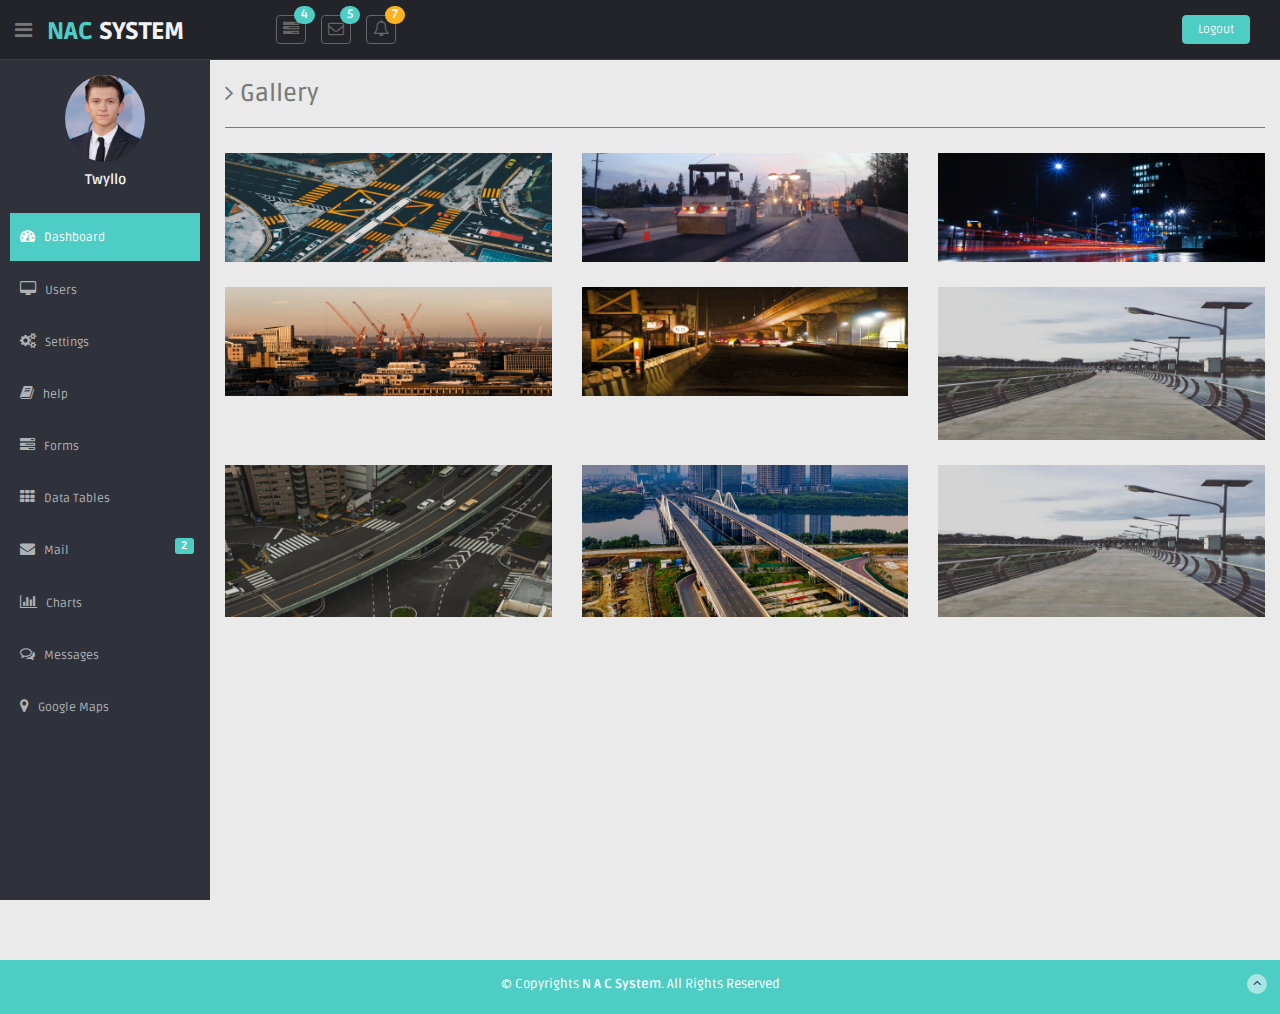
<file: gallery.html>
<!DOCTYPE html>
<html lang="en">

<head>
  <meta charset="utf-8">
  <meta name="viewport" content="width=device-width, initial-scale=1.0">
  <meta name="description" content="">
  <meta name="author" content="Dashboard">
  <meta name="keyword" content="Dashboard, Bootstrap, Admin, Template, Theme, Responsive, Fluid, Retina">
  <title>NAC SYSTEM</title>


  <!-- Bootstrap core CSS -->
  <link href="lib/bootstrap/css/bootstrap.min.css" rel="stylesheet">
  <!--external css-->
  <link href="lib/font-awesome/css/font-awesome.css" rel="stylesheet" />
  <link rel="stylesheet" type="text/css" href="css/zabuto_calendar.css">
  <link rel="stylesheet" type="text/css" href="lib/gritter/css/jquery.gritter.css" />
  <!-- Custom styles for this template -->
  <link href="css/style.css" rel="stylesheet">
  <link href="css/style-responsive.css" rel="stylesheet">
  <script src="lib/chart-master/Chart.js"></script>

</head>

<body>
  <section id="container">
    
    <!--header start-->
    <header class="header black-bg">
      <div class="sidebar-toggle-box">
        <div class="fa fa-bars tooltips" data-placement="right" data-original-title="Toggle Navigation"></div>
      </div>
      <!--logo start-->
      <a href="index.html" class="logo"><b><span>NAC</span> SYSTEM</b></a>
      <!--logo end-->
      <div class="nav notify-row" id="top_menu">
        <!-- top header 3 badges code start -->
        <ul class="nav top-menu">
          <!-- tasks dropdown start -->
          <li class="dropdown">
            <a data-toggle="dropdown" class="dropdown-toggle" href="index.html#">
              <i class="fa fa-tasks"></i>
              <span class="badge bg-theme">4</span>
              </a>
            <ul class="dropdown-menu extended tasks-bar">
              <div class="notify-arrow notify-arrow-green"></div>
              <li>
                <p class="green">You have 4 pending tasks</p>
              </li>
              <li>  
                <a href="index.html#">
                  <div class="task-info">
                    <div class="desc">N A C Admin Panel</div>
                    <div class="percent">40%</div>
                  </div>
                  <div class="progress progress-striped">
                    <div class="progress-bar progress-bar-success" role="progressbar" aria-valuenow="40" aria-valuemin="0" aria-valuemax="100" style="width: 40%">
                      <span class="sr-only">40% Complete (success)</span>
                    </div>
                  </div>
                </a>
              </li>
              <li>
                <a href="index.html#">
                  <div class="task-info">
                    <div class="desc">Database Update</div>
                    <div class="percent">60%</div>
                  </div>
                  <div class="progress progress-striped">
                    <div class="progress-bar progress-bar-warning" role="progressbar" aria-valuenow="60" aria-valuemin="0" aria-valuemax="100" style="width: 60%">
                      <span class="sr-only">60% Complete (warning)</span>
                    </div>
                  </div>
                </a>
              </li>
              <li>
                <a href="index.html#">
                  <div class="task-info">
                    <div class="desc">Product Development</div>
                    <div class="percent">80%</div>
                  </div>
                  <div class="progress progress-striped">
                    <div class="progress-bar progress-bar-info" role="progressbar" aria-valuenow="80" aria-valuemin="0" aria-valuemax="100" style="width: 80%">
                      <span class="sr-only">80% Complete</span>
                    </div>
                  </div>
                </a>
              </li>
              <li>
                <a href="index.html#">
                  <div class="task-info">
                    <div class="desc">Checking Of Special Users</div>
                    <div class="percent">70%</div>
                  </div>
                  <div class="progress progress-striped">
                    <div class="progress-bar progress-bar-danger" role="progressbar" aria-valuenow="70" aria-valuemin="0" aria-valuemax="100" style="width: 70%">
                      <span class="sr-only">70% Complete (Important)</span>
                    </div>
                  </div>
                </a>
              </li>
              <li class="external">
                <a href="#">See All Tasks</a>
              </li>
            </ul>
          </li>
          <!-- tasks dropdown end -->

          <!-- inbox dropdown start-->
          <li id="header_inbox_bar" class="dropdown">
            <a data-toggle="dropdown" class="dropdown-toggle" href="index.html#">
              <i class="fa fa-envelope-o"></i>
              <span class="badge bg-theme">5</span>
              </a>
            <ul class="dropdown-menu extended inbox">
              <div class="notify-arrow notify-arrow-green"></div>
              <li>
                <p class="green">You have 5 new messages</p>
              </li>
              <li>
                <a href="index.html#">
                  <span class="photo"><img alt="avatar" src="Chris-Hemsworth.jpg"></span>
                  <span class="subject">
                  <span class="from">Chris Hemsworth</span>
                  <span class="time">Just now</span>
                  </span>
                  <span class="message">
                  Hi mate, how is everything?
                  </span>
                  </a>
              </li>
              <li>
                <a href="index.html#">
                  <span class="photo"><img alt="avatar" src="alexandra daddario.jpg"></span>
                  <span class="subject">
                  <span class="from">Alexandra Daddario</span>
                  <span class="time">40 mins.</span>
                  </span>
                  <span class="message">
                  Hi, I need your help with this.
                  </span>
                  </a>
              </li>
              <li>
                <a href="index.html#">
                  <span class="photo"><img alt="avatar" src="Chris-Evans.jpg"></span>
                  <span class="subject">
                  <span class="from">Chris Evans</span>
                  <span class="time">2 hrs.</span>
                  </span>
                  <span class="message">
                  Love your new Dashboard.
                  </span>
                  </a>
              </li>
              <li>
                <a href="index.html#">
                  <span class="photo"><img alt="avatar" src="kristen stewart.webp"></span>
                  <span class="subject">
                  <span class="from">kristen stewart</span>
                  <span class="time">4 hrs.</span>
                  </span>
                  <span class="message">
                  Please, answer asap.
                  </span>
                  </a>
              </li>
              <li>
                <a href="index.html#">See all messages</a>
              </li>
            </ul>
          </li>
          <!-- inbox dropdown end -->

          <!-- notification dropdown start-->
          <li id="header_notification_bar" class="dropdown">
            <a data-toggle="dropdown" class="dropdown-toggle" href="index.html#">
              <i class="fa fa-bell-o"></i>
              <span class="badge bg-warning">7</span>
              </a>
            <ul class="dropdown-menu extended notification">
              <div class="notify-arrow notify-arrow-yellow"></div>
              <li>
                <p class="yellow">You have 7 new notifications</p>
              </li>
              <li>
                <a href="index.html#">
                  <span class="label label-danger"><i class="fa fa-bolt"></i></span>
                  Server Overloaded.
                  <span class="small italic">4 mins.</span>
                  </a>
              </li>
              <li>
                <a href="index.html#">
                  <span class="label label-warning"><i class="fa fa-bell"></i></span>
                  Memory #2 Not Responding.
                  <span class="small italic">30 mins.</span>
                  </a>
              </li>
              <li>
                <a href="index.html#">
                  <span class="label label-danger"><i class="fa fa-bolt"></i></span>
                  Disk Space Reached 85%.
                  <span class="small italic">2 hrs.</span>
                  </a>
              </li>
              <li>
                <a href="index.html#">
                  <span class="label label-success"><i class="fa fa-plus"></i></span>
                  New User Registered.
                  <span class="small italic">3 hrs.</span>
                  </a>
              </li>
              <li>
                <a href="index.html#">See all notifications</a>
              </li>
            </ul>
          </li>
          <!-- notification dropdown end -->
        </ul>
        <!-- top header 3 badges code end -->
      </div>
      <!-- logout start -->
      <div class="top-menu">
        <ul class="nav pull-right top-menu">
          <li><a class="logout" href="login.html">Logout</a></li>
        </ul>
      </div>
      <!-- logout end -->
    </header>
    <!--header end-->


    <!-- *******************************************************************************
                   Main sidebar div Mmenu
        ******************************************************************************** -->


    <!-- sidebar div start -->
    <aside>
      <div id="sidebar" class="nav-collapse ">
        <!-- sidebar menu start-->
        <ul class="sidebar-menu" id="nav-accordion">
          <p class="centered"><a href=""><img src="admin.jpg" class="img-circle" width="80"></a></p>
          <h5 class="centered">Twyllo</h5>
          <li class="mt">
            <a class="active" href="index.html">
              <i class="fa fa-dashboard"></i>
              <span>Dashboard</span>
              </a>
          </li>
          <li class="sub-menu">
            <a href="">
              <i class="fa fa-desktop"></i>
              <span>Users</span>
            </a>
            <ul class="sub">
              <li><a href="general.html">General</a></li>
              <li><a href="">Buttons</a></li>
              <li><a href="">Panels</a></li>
              <li><a href="">Font Awesome</a></li>
            </ul>
          </li>
          <li class="sub-menu">
            <a href="">
              <i class="fa fa-cogs"></i>
              <span>Settings</span>
              </a>
            <ul class="sub">
              <li><a href="">Grids</a></li>
              <li><a href="">Calendar</a></li>
              <li><a href="gallery.html">Gallery</a></li>
              <li><a href="">Todo List</a></li>
              <li><a href="">Dropzone File Upload</a></li>
              <li><a href="">Inline Editor</a></li>
              <li><a href="">Multiple File Upload</a></li>
            </ul>
          </li>
          <li class="sub-menu">
            <a href="">
              <i class="fa fa-book"></i>
              <span>help</span>
              </a>
            <ul class="sub">
              <li><a href="">Blank Page</a></li>
              <li><a href="">Login</a></li>
              <li><a href="">Lock Screen</a></li>
              <li><a href="">Profile</a></li>
              <li><a href="">Invoice</a></li>
              <li><a href="">Pricing Table</a></li>
              <li><a href="">FAQ</a></li>
              <li><a href="">404 Error</a></li>
              <li><a href="">500 Error</a></li>
            </ul>
          </li>
          <li class="sub-menu">
            <a href="">
              <i class="fa fa-tasks"></i>
              <span>Forms</span>
              </a>
            <ul class="sub">
              <li><a href="">Form Components</a></li>
              <li><a href="">Advanced Components</a></li>
              <li><a href="">Form Validation</a></li>
              <li><a href="">Contact Form</a></li>
            </ul>
          </li>
          <li class="sub-menu">
            <a href="">
              <i class="fa fa-th"></i>
              <span>Data Tables</span>
              </a>
            <ul class="sub">
              <li><a href="">Basic Table</a></li>
              <li><a href="">Responsive Table</a></li>
              <li><a href="">Advanced Table</a></li>
            </ul>
          </li>
          <li>
            <a href="inbox.html">
              <i class="fa fa-envelope"></i>
              <span>Mail </span>
              <span class="label label-theme pull-right mail-info">2</span>
              </a>
          </li>
          <li class="sub-menu">
            <a href="">
              <i class=" fa fa-bar-chart-o"></i>
              <span>Charts</span>
              </a>
            <ul class="sub">
              <li><a href="">Morris</a></li>
              <li><a href="">Chartjs</a></li>
              <li><a href="">Flot Charts</a></li>
              <li><a href="">xChart</a></li>
            </ul>
          </li>
          <li class="sub-menu">
            <a href="">
              <i class="fa fa-comments-o"></i>
              <span>Messages</span>
              </a>
            <ul class="sub">
              <li><a href="">Lobby</a></li>
              <li><a href=""> Chat Room</a></li>
            </ul>
          </li>
          <li>
            <a href="google_maps.html">
              <i class="fa fa-map-marker"></i>
              <span>Google Maps </span>
              </a>
          </li>
        </ul>
        <!-- sidebar menu end-->
      </div>
    </aside>
    <!-- sidebar div end -->
      </div>
    </aside>
    <!--sidebar end-->
    <!-- **********************************************************************************************************************************************************
        MAIN CONTENT
        *********************************************************************************************************************************************************** -->
    <!--main content start-->
    <section id="main-content">
      <section class="wrapper site-min-height">
        <h3><i class="fa fa-angle-right"></i> Gallery</h3>
        <hr>
        <div class="row mt">
          <div class="col-lg-4 col-md-4 col-sm-4 col-xs-12 desc">
            <div class="project-wrapper">
              <div class="project">
                <div class="photo-wrapper">
                  <div class="photo">
                    <a class="fancybox" href="images-1.jpg"><img class="img-responsive" src="images-1.jpg" alt=""></a>
                  </div>
                  <div class="overlay"></div>
                </div>
              </div>
            </div>
          </div>
          <!-- col-lg-4 -->
          <div class="col-lg-4 col-md-4 col-sm-4 col-xs-12 desc">
            <div class="project-wrapper">
              <div class="project">
                <div class="photo-wrapper">
                  <div class="photo">
                    <a class="fancybox" href="images-2.jpg"><img class="img-responsive" src="images-2.jpg" alt=""></a>
                  </div>
                  <div class="overlay"></div>
                </div>
              </div>
            </div>
          </div>
          <!-- col-lg-4 -->
          <div class="col-lg-4 col-md-4 col-sm-4 col-xs-12 desc">
            <div class="project-wrapper">
              <div class="project">
                <div class="photo-wrapper">
                  <div class="photo">
                    <a class="fancybox" href="images-3.jpg"><img class="img-responsive" src="images-3.jpg" alt=""></a>
                  </div>
                  <div class="overlay"></div>
                </div>
              </div>
            </div>
          </div>
          <!-- col-lg-4 -->
        </div>
        <!-- /row -->
        <div class="row mt">
          <div class="col-lg-4 col-md-4 col-sm-4 col-xs-12 desc">
            <div class="project-wrapper">
              <div class="project">
                <div class="photo-wrapper">
                  <div class="photo">
                    <a class="fancybox" href="images-4.jpg"><img class="img-responsive" src="images-4.jpg" alt=""></a>
                  </div>
                  <div class="overlay"></div>
                </div>
              </div>
            </div>
          </div>
          <!-- col-lg-4 -->
          <div class="col-lg-4 col-md-4 col-sm-4 col-xs-12 desc">
            <div class="project-wrapper">
              <div class="project">
                <div class="photo-wrapper">
                  <div class="photo">
                    <a class="fancybox" href="images-5.jpg"><img class="img-responsive" src="images-5.jpg" alt=""></a>
                  </div>
                  <div class="overlay"></div>
                </div>
              </div>
            </div>
          </div>
          <!-- col-lg-4 -->
          <div class="col-lg-4 col-md-4 col-sm-4 col-xs-12 desc">
            <div class="project-wrapper">
              <div class="project">
                <div class="photo-wrapper">
                  <div class="photo">
                    <a class="fancybox" href="card 1.jpg"><img class="img-responsive" src="card 1.jpg" alt=""></a>
                  </div>
                  <div class="overlay"></div>
                </div>
              </div>
            </div>
          </div>
          <!-- col-lg-4 -->
        </div>
        <!-- /row -->
        <div class="row mt mb">
          <div class="col-lg-4 col-md-4 col-sm-4 col-xs-12 desc">
            <div class="project-wrapper">
              <div class="project">
                <div class="photo-wrapper">
                  <div class="photo">
                    <a class="fancybox" href="card 2.jpg"><img class="img-responsive" src="card 2.jpg" alt=""></a>
                  </div>
                  <div class="overlay"></div>
                </div>
              </div>
            </div>
          </div>
          <!-- col-lg-4 -->
          <div class="col-lg-4 col-md-4 col-sm-4 col-xs-12 desc">
            <div class="project-wrapper">
              <div class="project">
                <div class="photo-wrapper">
                  <div class="photo">
                    <a class="fancybox" href="card 3.jpg"><img class="img-responsive" src="card 3.jpg" alt=""></a>
                  </div>
                  <div class="overlay"></div>
                </div>
              </div>
            </div>
          </div>
          <!-- col-lg-4 -->
          <div class="col-lg-4 col-md-4 col-sm-4 col-xs-12 desc">
            <div class="project-wrapper">
              <div class="project">
                <div class="photo-wrapper">
                  <div class="photo">
                    <a class="fancybox" href="card 1.jpg"><img class="img-responsive" src="card 1.jpg" alt=""></a>
                  </div>
                  <div class="overlay"></div>
                </div>
              </div>
            </div>
          </div>
          <!-- col-lg-4 -->
        </div>
        <!-- /row -->
      </section>
      <!-- /wrapper -->
    </section>
    <!-- /MAIN CONTENT -->
    <!--main content end-->
    <!--footer start-->
    <footer class="site-footer">
        <div class="text-center">
          <p>
            &copy; Copyrights <strong>N A C System</strong>. All Rights Reserved
          </p>
          <a href="index.html#" class="go-top">
            <i class="fa fa-angle-up"></i>
            </a>
        </div>
      </footer>
    <!--footer end-->
  </section>
  <!-- js placed at the end of the document so the pages load faster -->
  <script src="lib/fancybox/jquery.fancybox.js"></script>
  <script src="lib/bootstrap/js/bootstrap.min.js"></script>
  <script class="include" type="text/javascript" src="lib/jquery.dcjqaccordion.2.7.js"></script>
  <script src="lib/jquery.scrollTo.min.js"></script>
  <script src="lib/jquery.nicescroll.js" type="text/javascript"></script>
  <!--common script for all pages-->
  <script src="lib/common-scripts.js"></script>
  <!--script for this page-->
  <script type="text/javascript">
    $(function() {
      //    fancybox
      jQuery(".fancybox").fancybox();
    });
  </script>

</body>

</html>
</file>
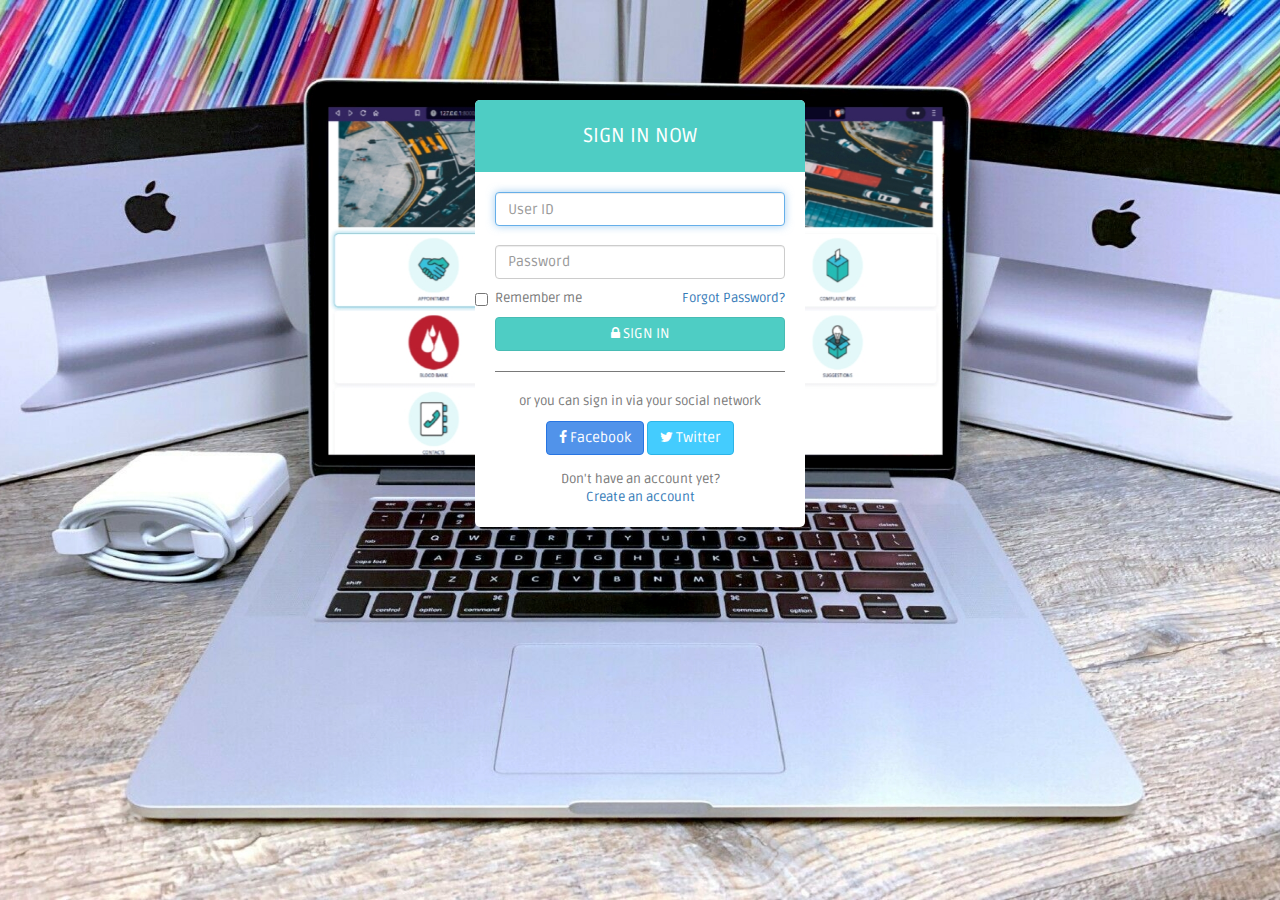
<file: login.html>
<!DOCTYPE html>
<html lang="en">

<head>
  <meta charset="utf-8">
  <meta name="viewport" content="width=device-width, initial-scale=1.0">
  <meta name="description" content="">
  <meta name="author" content="Dashboard">
  <meta name="keyword" content="Dashboard, Bootstrap, Admin, Template, Theme, Responsive, Fluid, Retina">
  <title>Dashio - Bootstrap Admin Template</title>

  <!-- Bootstrap core CSS -->
  <link href="lib/bootstrap/css/bootstrap.min.css" rel="stylesheet">
  <!--external css-->
  <link href="lib/font-awesome/css/font-awesome.css" rel="stylesheet" />
  <!-- Custom styles for this template -->
  <link href="css/style.css" rel="stylesheet">
  <link href="css/style-responsive.css" rel="stylesheet">

</head>

<body>
  <!-- **********************************************************************************************************************************************************
      MAIN CONTENT
      *********************************************************************************************************************************************************** -->
  <div id="login-page">
    <div class="container">
      <form class="form-login" action="index.html">
        <h2 class="form-login-heading">sign in now</h2>
        <div class="login-wrap">
          <input type="text" class="form-control" placeholder="User ID" autofocus>
          <br>
          <input type="password" class="form-control" placeholder="Password">
          <label class="checkbox">
            <input type="checkbox" value="remember-me"> Remember me
            <span class="pull-right">
            <a data-toggle="modal" href="login.html#myModal"> Forgot Password?</a>
            </span>
            </label>
          <button class="btn btn-theme btn-block" href="index.html" type="submit"><i class="fa fa-lock"></i> SIGN IN</button>
          <hr>
          <div class="login-social-link centered">
            <p>or you can sign in via your social network</p>
            <button class="btn btn-facebook" type="submit"><i class="fa fa-facebook"></i> Facebook</button>
            <button class="btn btn-twitter" type="submit"><i class="fa fa-twitter"></i> Twitter</button>
          </div>
          <div class="registration">
            Don't have an account yet?<br/>
            <a class="" href="#">
              Create an account
              </a>
          </div>
        </div>
        <!-- Modal -->
        <div aria-hidden="true" aria-labelledby="myModalLabel" role="dialog" tabindex="-1" id="myModal" class="modal fade">
          <div class="modal-dialog">
            <div class="modal-content">
              <div class="modal-header">
                <button type="button" class="close" data-dismiss="modal" aria-hidden="true">&times;</button>
                <h4 class="modal-title">Forgot Password ?</h4>
              </div>
              <div class="modal-body">
                <p>Enter your e-mail address below to reset your password.</p>
                <input type="text" name="email" placeholder="Email" autocomplete="off" class="form-control placeholder-no-fix">
              </div>
              <div class="modal-footer">
                <button data-dismiss="modal" class="btn btn-default" type="button">Cancel</button>
                <button class="btn btn-theme" type="button">Submit</button>
              </div>
            </div>
          </div>
        </div>
        <!-- modal -->
      </form>
    </div>
  </div>
  <!-- script -->
  <script src="lib/jquery/jquery.min.js"></script>
  <script src="lib/bootstrap/js/bootstrap.min.js"></script>
  <!--BACKSTRETCH-->
  <script type="text/javascript" src="lib/jquery.backstretch.min.js"></script>
  <script>
    $.backstretch("bg_pic_for_admin_login.jpg", {
      speed: 500
    });
  </script>
</body>

</html>
</file>
<file: css/zabuto_calendar.css>
/**
 * Zabuto Calendar
 */

div.zabuto_calendar {
    margin: 0;
    padding: 10px;
}

.calendar-month-header 		{font-size:116%!important;}
.calendar-month-header th 	{font-weight:600!important;}

div.zabuto_calendar .table {
    width: 100%;
    margin: 0;
    padding: 0px;
}

div.zabuto_calendar .table th,
div.zabuto_calendar .table td {
    padding: 11.9px 0px;
    text-align: center;
}

div.zabuto_calendar .table tr th,
div.zabuto_calendar .table tr td {
    background-color:;
}

div.zabuto_calendar .table tr.calendar-month-header th {
    background-color:;
}

div.zabuto_calendar .table tr.calendar-month-header th span {
    cursor: pointer;
    display: inline-block;
    padding-bottom:0px;
	
}

div.zabuto_calendar .table tr.calendar-dow-header th {
    background-color:;
}

div.zabuto_calendar .table tr:last-child {
    border-bottom: 0px solid #dddddd;
}

div.zabuto_calendar .table tr.calendar-month-header th {
    padding:10px;
	
	}

div.zabuto_calendar .table-bordered tr.calendar-month-header th {
    border-left: 0;
    border-right: 0;
}

div.zabuto_calendar .table-bordered tr.calendar-month-header th:first-child {
    border-left: 0px solid #dddddd;
}

div.zabuto_calendar div.calendar-month-navigation {
    cursor: pointer;
    margin: 0;
    padding: 0;
    padding-top:0px;
}

div.zabuto_calendar tr.calendar-dow-header th,
div.zabuto_calendar tr.calendar-dow td {
    width: 14%;
}

div.zabuto_calendar .table tr td div.day {
    margin: 0px;
    padding-top: 0px;
    padding-bottom: 0px;
}

/* actions and events */
div.zabuto_calendar .table tr td.event div.day,
div.zabuto_calendar ul.legend li.event {
    background-color:;
}

div.zabuto_calendar .table tr td.dow-clickable,
div.zabuto_calendar .table tr td.event-clickable {
    cursor: pointer;
}

/* badge */
div.zabuto_calendar .badge-today,
div.zabuto_calendar div.legend span.badge-today {
    background-color:;
    color: #ffffff;
    text-shadow: none;
}

div.zabuto_calendar .badge-event,
div.zabuto_calendar div.legend span.badge-event {
    background-color:;
    color: #ffffff;
    text-shadow: none;
}

div.zabuto_calendar .badge-event {
    font-size: 0.95em;
    padding-left: 8px;
    padding-right: 8px;
    padding-bottom: 4px;
}

/* legend */
div.zabuto_calendar div.legend {
    margin-top: 15px;
    text-align: right;
	padding-right:10px;
	padding-bottom:10px;
}

div.zabuto_calendar div.legend span {
    font-size: 10px;
    font-weight: normal;
}

div.zabuto_calendar div.legend span.legend-text:after,
div.zabuto_calendar div.legend span.legend-block:after,
div.zabuto_calendar div.legend span.legend-list:after,
div.zabuto_calendar div.legend span.legend-spacer:after {
    content: ' ';
}

div.zabuto_calendar div.legend span.legend-spacer {
    padding-left: 25px;
}

div.zabuto_calendar ul.legend > span {
    padding-left: 2px;
}

div.zabuto_calendar ul.legend {
    display: inline-block;
    list-style: none outside none;
    margin: 0;
    padding: 0;
}

div.zabuto_calendar ul.legend li {
    display: inline-block;
    height: 8px;
    width: 8px;
    margin-left: 5px;
}

div.zabuto_calendar ul.legend
div.zabuto_calendar ul.legend li:first-child {
    margin-left: 7px;
}

div.zabuto_calendar ul.legend li:last-child {
    margin-right: 5px;
}

div.zabuto_calendar div.legend span.badge {
    font-size: 0.9em;
    border-radius: 5px 5px 5px 5px;
    padding-left: 5px;
    padding-right: 5px;
    padding-top: 2px;
    padding-bottom: 3px;
}

/* responsive */
@media (max-width: 979px) {
    div.zabuto_calendar .table th,
    div.zabuto_calendar .table td {
        padding: 2px 1px;
    }
}
</file>
<file: css/style-responsive.css>
@media (min-width: 980px) {
    /*-----*/
    .custom-bar-chart {
        margin-bottom: 40px;
    }

}

@media (min-width: 768px) and (max-width: 979px) {

    .mail-box .sm-side {
        width: 30%;
    }

    .mail-box .lg-side {
        width: 70%;
    }
    /*-----*/
    .custom-bar-chart {
        margin-bottom: 40px;
    }

    /*chat room*/

    .chat-room aside {
        display: block;
    }
    .chat-room .left-side, .chat-room .mid-side, .chat-room .right-side, .chat-room .left-side footer {
        width: 100%;
    }

    .chat-room .left-side footer {
        position: relative;
    }

    ul.chat-user {
        margin-bottom: 20px;
    }

    .chat-room .left-side , .chat-room .mid-side{
        margin-bottom: 10px;

    }

    .chat-room .left-side .user-head , .chat-room-head, .chat-room .right-side .user-head{
        border-radius: 4px 4px 0 0;
        -webit-border-radius: 4px 4px 0 0;
    }
    .chat-room .left-side footer {
        border-radius: 0 0 4px 4px;
        -webkit-border-radius: 0 0 4px 4px;
    }
    /**/
    .chat-room .right-side .user-head {
        float: left;
        width: 100%;
    }

    .chat-room .mid-side footer {
        position: relative;
        float: left;
        width: 100%;
        border-right: 0;
    }

    .chat-txt {
        width: 65%;
    }

    .chat-room .right-side footer {
        width: 100%;
        position: relative;
    }

    .chat-room .mid-side {
        margin-bottom: 0!important;
    }


}

@media (max-width: 768px) {

    .header {
        position: absolute;
    }

    /*sidebar*/

    #sidebar {
        height: auto;
        overflow: hidden;
        position: absolute;
        width: 100%;
        z-index: 1001;
    }


    /* body container */
    #main-content {
        margin: 0px!important;
        position: none !important;
    }

    #sidebar > ul > li > a > span {
        line-height: 35px;
    }

    #sidebar > ul > li {
        margin: 0 10px 5px 10px;
    }
    #sidebar > ul > li > a {
        height:35px;
        line-height:35px;
        padding: 0 10px;
        text-align: left;
    }
    #sidebar > ul > li > a i{
        /*display: none !important;*/
    }

    .mail-info, .mail-info:hover {
        display: none !important;
    }
    #sidebar ul > li > a .arrow, #sidebar > ul > li > a .arrow.open {
        margin-right: 10px;
        margin-top: 15px;
    }

    #sidebar ul > li.active > a .arrow, #sidebar ul > li > a:hover .arrow, #sidebar ul > li > a:focus .arrow,
    #sidebar > ul > li.active > a .arrow.open, #sidebar > ul > li > a:hover .arrow.open, #sidebar > ul > li > a:focus .arrow.open{
        margin-top: 15px;
    }

    #sidebar > ul > li > a, #sidebar > ul > li > ul.sub > li {
        width: 100%;
    }
    #sidebar > ul > li > ul.sub > li > a {
        background: transparent !important ;
    }
    #sidebar > ul > li > ul.sub > li > a:hover {
        
    }


    /* sidebar */
    #sidebar {
        margin: 0px !important;
    }

    /* sidebar collabler */
    #sidebar .btn-navbar.collapsed .arrow {
        display: none;
    }

    #sidebar .btn-navbar .arrow {
        position: absolute;
        right: 35px;
        width: 0;
        height: 0;
        top:48px;
        border-bottom: 15px solid #282e36;
        border-left: 15px solid transparent;
        border-right: 15px solid transparent;
    }


    /*---------*/

    .modal-footer .btn {
        margin-bottom: 0px !important;
    }

    .btn {
        margin-bottom: 5px;
    }




    .mail-box aside {
        display: block;
    }

    .mail-box .sm-side , .mail-box .lg-side{
        width: 100% ;
    }

    /* full calendar fix */
    .fc-header-right {
        left:25px;
        position: absolute;
    }

    .fc-header-left .fc-button {
        margin: 0px !important;
        top: -10px !important;
    }

    .fc-header-right .fc-button {
        margin: 0px !important;
        top: -50px !important;
    }

    .fc-state-active, .fc-state-active .fc-button-inner, .fc-state-hover, .fc-state-hover .fc-button-inner {
        background: none !important;
        color: #FFFFFF !important;
    }

    .fc-state-default, .fc-state-default .fc-button-inner {
        background: none !important;
    }

    .fc-button {
        border: none !important;
        margin-right: 2px;
    }

    .fc-view {
        top: 0px !important;
    }

    .fc-button .fc-button-inner {
        margin: 0px !important;
        padding: 2px !important;
        border: none !important;
        margin-right: 2px !important;
        background-color: #fafafa !important;
        background-image: -moz-linear-gradient(top, #fafafa, #efefef) !important;
        background-image: -webkit-gradient(linear, 0 0, 0 100%, from(#fafafa), to(#efefef)) !important;
        background-image: -webkit-linear-gradient(top, #fafafa, #efefef) !important;
        background-image: -o-linear-gradient(top, #fafafa, #efefef) !important;
        background-image: linear-gradient(to bottom, #fafafa, #efefef) !important;
        filter: progid:dximagetransform.microsoft.gradient(startColorstr='#fafafa', endColorstr='#efefef', GradientType=0) !important;
        -webkit-box-shadow: 0 1px 0px rgba(255, 255, 255, .8) !important;
        -moz-box-shadow: 0 1px 0px rgba(255, 255, 255, .8) !important;
        box-shadow: 0 1px 0px rgba(255, 255, 255, .8) !important;
        -webkit-border-radius: 3px !important;
        -moz-border-radius: 3px !important;
        border-radius: 3px !important;
        color: #646464 !important;
        border: 1px solid #ddd !important;
        text-shadow: 0 1px 0px rgba(255, 255, 255, .6) !important;
        text-align: center;
    }

    .fc-button.fc-state-disabled .fc-button-inner {
        color: #bcbbbb !important;
    }

    .fc-button.fc-state-active .fc-button-inner {
        background-color: #e5e4e4 !important;
        background-image: -moz-linear-gradient(top, #e5e4e4, #dddcdc) !important;
        background-image: -webkit-gradient(linear, 0 0, 0 100%, from(#e5e4e4), to(#dddcdc)) !important;
        background-image: -webkit-linear-gradient(top, #e5e4e4, #dddcdc) !important;
        background-image: -o-linear-gradient(top, #e5e4e4, #dddcdc) !important;
        background-image: linear-gradient(to bottom, #e5e4e4, #dddcdc) !important;
        filter: progid:dximagetransform.microsoft.gradient(startColorstr='#e5e4e4', endColorstr='#dddcdc', GradientType=0) !important;
    }

    .fc-content {
        margin-top: 50px;
    }

    .fc-header-title h2 {
        line-height: 40px !important;
        font-size: 12px !important;
    }

    .fc-header {
        margin-bottom:0px !important;
    }

    /*--*/

    /*.chart-position {*/
        /*margin-top: 0px;*/
    /*}*/

    .timeline-desk .album a {
        margin-bottom: 5px;
        margin-right: 4px;
    }

    .stepy-titles li {
        margin: 10px 3px;
    }

    .mail-option .btn {
        margin-bottom: 0;
    }

    /*-----*/
    .custom-bar-chart {
        margin-bottom: 40px;
    }

    /*menu icon plus minus*/
    .dcjq-icon {
        top: 10px;
    }
    ul.sidebar-menu li ul.sub li a {
        padding: 0;
    }

    /*---*/

    .img-responsive {
        width: 100%;
    }

}



@media (max-width: 480px) {

    .notify-row, .search, .dont-show , .inbox-head .sr-input, .inbox-head .sr-btn{
        display: none;
    }

    .mail-box aside {
        display: block;
    }

    .mail-box .sm-side , .mail-box .lg-side{
        width: 100% ;
    }

    #top_menu .nav > li, ul.top-menu > li {
        float: right;
    }
    .hidden-phone {
        display: none !important;
    }

    .dataTables_filter {
        float: left;
    }

    .dataTables_info {
        margin-bottom: 10px;
    }

    .mail-option .btn {
        margin-bottom: 0;
    }

    .mail-option .inbox-pagination {
        margin-top: 10px;
        float: left;
    }

    .chart-position {
       margin-top: 0px;
     }

    .navbar-inverse .navbar-toggle:hover, .navbar-inverse .navbar-toggle:focus {
        background-color: #ccc;
        border-color:#ccc ;
    }

    /*chat room*/

    .chat-room aside {
        display: block;
    }
    .chat-room .left-side, .chat-room .mid-side, .chat-room .right-side, .chat-room .left-side footer {
        width: 100%;
    }

    .chat-room .left-side footer {
        position: relative;
    }

    ul.chat-user {
        margin-bottom: 20px;
    }

    .chat-room .left-side , .chat-room .mid-side{
        margin-bottom: 10px;

    }

    .chat-room .left-side .user-head , .chat-room-head, .chat-room .right-side .user-head{
        border-radius: 4px 4px 0 0;
        -webit-border-radius: 4px 4px 0 0;
    }
    .chat-room .left-side footer {
        border-radius: 0 0 4px 4px;
        -webkit-border-radius: 0 0 4px 4px;
    }

    /**/
    .chat-room .right-side .user-head {
        width: 100%;
        float: left;
    }

    .chat-room .mid-side footer {
        position: relative;
        float: left;
        width: 100%;
        border-right: 0;
    }

    .chat-txt {
        width: 65%;
    }

    .chat-room .right-side footer {
        width: 100%;
        position: relative;
    }

    .chat-room .mid-side {
        margin-bottom: 0!important;
    }
}

@media (max-width:320px) {
    .login-social-link a {
        padding: 15px 17px !important;
    }

    .notify-row, .search, .dont-show, .inbox-head .sr-input, .inbox-head .sr-btn {
        display: none;
    }

    .mail-box aside {
        display: block ;
    }

    .mail-box .sm-side , .mail-box .lg-side{
        width: 100% ;
    }

    #top_menu .nav > li, ul.top-menu > li {
        float: right;
    }

    .hidden-phone {
        display: none !important;
    }

    .dataTables_filter {
        float: left;
    }

    .dataTables_info {
        margin-bottom: 10px;
    }

    .mail-option .btn {
        margin-bottom: 0;
    }

    .mail-option .inbox-pagination {
        margin-top: 10px;
        float: left;
    }

    .chart-position {
        margin-top: 0px;
    }

    .lock-wrapper {
        margin: 10% auto;
        max-width: 310px;
    }
    .lock-input {
        width: 82%;
    }

    .cmt-form {
        display: inline-block;
        width: 75%;
    }

    .chat-room .mid-side footer .btn-group {
        display: none;
    }
}
</file>
<file: css/style.css>
/**
* Template Name: Dashio
* Template URL: https://templatemag.com/dashio-bootstrap-admin-template/
* Author: TemplateMag.com
* License: https://templatemag.com/license/
*/
/*
Template Name: DASHIO - Bootstrap 3.1.1 Admin Theme
Template Version: 1.0
Author: Carlos Alvarez
Website: http://Alvarez.is/
*/

/* Import fonts */
@import url(http://fonts.googleapis.com/css?family=Ruda:400,700,900);

/* BASIC THEME CONFIGURATION */
body {
    color: #797979;
	background: #eaeaea;
    font-family: 'Ruda', sans-serif;
    padding: 0px !important;
    margin: 0px !important;
    font-size:13px;
}

ul li {
    list-style: none;
}

a, a:hover, a:focus {
    text-decoration: none;
    outline: none;
}
::selection {

    background: #4ECDC4;
    color: #fff;
}
::-moz-selection {
    background: #4ECDC4;
    color: #fff;
}

#container {
    width: 100%;
    height: 100%;
}

/* Bootstrap Modifications */
.modal-header {
	background: #4ECDC4;
}

.modal-title {
	color: white;
}

.btn-round {
	border-radius: 20px;
	-webkit-border-radius: 20px;
}

.accordion-heading .accordion-toggle {
	display: block;
	cursor: pointer;
	border-top: 1px solid #F5F5F5;
	padding: 5px 0px;
	line-height: 28.75px;
	text-transform: uppercase;
	color: #1a1a1a;
	background-color: #ffffff;
	outline: none !important;
	text-decoration: none;
}



/*Theme Backgrounds*/

.bg-theme {
	background-color: #4ECDC4;
}

.bg-theme02 {
	background-color: #ac92ec;
}

.bg-theme03 {
  background-color: #48cfad;
}

.bg-theme04 {
  background-color: #ed5565;
}
/*Theme Buttons*/

.btn-theme {
  color: #fff;
  background-color: #4ECDC4;
  border-color: #48bcb4;
}
.btn-theme:hover,
.btn-theme:focus,
.btn-theme:active,
.btn-theme.active,
.open .dropdown-toggle.btn-theme {
  color: #fff;
  background-color: #48bcb4;
  border-color: #48bcb4;
}

.btn-theme02 {
  color: #fff;
  background-color: #ac92ec;
  border-color: #967adc;
}
.btn-theme02:hover,
.btn-theme02:focus,
.btn-theme02:active,
.btn-theme02.active,
.open .dropdown-toggle.btn-theme02 {
  color: #fff;
  background-color: #967adc;
  border-color: #967adc;
}

.btn-theme03 {
  color: #fff;
  background-color: #48cfad;
  border-color: #37bc9b;
}
.btn-theme03:hover,
.btn-theme03:focus,
.btn-theme03:active,
.btn-theme03.active,
.open .dropdown-toggle.btn-theme03 {
  color: #fff;
  background-color: #37bc9b;
  border-color: #37bc9b;
}

.btn-theme04 {
  color: #fff;
  background-color: #ed5565;
  border-color: #da4453;
}
.btn-theme04:hover,
.btn-theme04:focus,
.btn-theme04:active,
.btn-theme04.active,
.open .dropdown-toggle.btn-theme04 {
  color: #fff;
  background-color: #da4453;
  border-color: #da4453;
}

.btn-clear-g {
	color: #48bcb4;
	background: transparent;
	border-color: #48bcb4;
}

.btn-clear-g:hover {
	color: white;
}

hr {
  margin-top: 20px;
  margin-bottom: 20px;
  border: 0;
  border-top: 1px solid #797979;
}



/*Helpers*/

.centered {
	text-align: center;
}

.goleft {
	text-align: left;
}

.goright {
	text-align: right;
}

.mt {
	margin-top: 25px;
}

.mb {
	margin-bottom: 25px;
}


.no-padding {
	padding: 0 !important;
}

.no-margin {
	margin: 0 !important;
}

/*Exclusive Theme Colors Configuration*/

.label-theme {
	background-color: #4ECDC4;
}

.bg-theme {
	background-color: #4ECDC4;
}

ul.top-menu > li > .logout {
	color: #f2f2f2;
	font-size: 12px;
	border-radius: 4px;
	-webkit-border-radius: 4px;
	border: 1px solid #64c3c2 !important;
	padding: 5px 15px;
	margin-right: 15px;
	background: #4ECDC4;
	margin-top: 15px;
}


/*sidebar navigation*/

#sidebar {
    width: 210px;
    height: 100%;
    position: fixed;
    background: #2f323a;
}

#sidebar h5 {
	color: #f2f2f2;
	font-weight: 700;
}

#sidebar ul li {
    position: relative;
}

#sidebar .sub-menu > .sub li  {
    padding-left: 32px;
}

#sidebar .sub-menu > .sub li:last-child {
    padding-bottom: 10px;
}

/*LEFT NAVIGATION ICON*/
.dcjq-icon {
    height:17px;
    width:17px;
    display:inline-block;
    background: url("../img/nav-expand.png") no-repeat top;
    border-radius:3px;
    -moz-border-radius:3px;
    -webkit-border-radius:3px;
    position:absolute;
    right:10px;
    top:15px;
}
.active .dcjq-icon {
    background: url("../img/nav-expand.png") no-repeat bottom;
    border-radius:3px;
    -moz-border-radius:3px;
    -webkit-border-radius:3px;
}
/*---*/

.nav-collapse.collapse {
    display: inline;
}

ul.sidebar-menu , ul.sidebar-menu li ul.sub{
    margin: -2px 0 0;
    padding: 0;
}

ul.sidebar-menu {
    margin-top: 75px;
}

#sidebar > ul > li > ul.sub {
    display: none;
}

#sidebar > ul > li.active > ul.sub, #sidebar > ul > li > ul.sub > li > a {
    display: block;
}

ul.sidebar-menu li ul.sub li{
    background: #2f323a;
    margin-bottom: 0;
    margin-left: 0;
    margin-right: 0;
}

ul.sidebar-menu li ul.sub li:last-child{
    border-radius: 0 0 4px 4px;
    -webkit-border-radius: 0 0 4px 4px;
}

ul.sidebar-menu li ul.sub li a {
    font-size: 12px;
    padding: 6px 0;
    line-height: 35px;
    height: 35px;
    -webkit-transition: all 0.3s ease;
    -moz-transition: all 0.3s ease;
    -o-transition: all 0.3s ease;
    -ms-transition: all 0.3s ease;
    transition: all 0.3s ease;
    color: #aeb2b7;
}

ul.sidebar-menu li ul.sub li a:hover {
	color: white;
	background: transparent;
}

ul.sidebar-menu li ul.sub li.active a {
    color: #4ECDC4;
    -webkit-transition: all 0.3s ease;
    -moz-transition: all 0.3s ease;
    -o-transition: all 0.3s ease;
    -ms-transition: all 0.3s ease;
    transition: all 0.3s ease;
    display: block;
}

ul.sidebar-menu li{
    /*line-height: 20px !important;*/
    margin-bottom: 5px;
    margin-left:10px;
    margin-right:10px;
}

ul.sidebar-menu li.sub-menu{
    line-height: 15px;
}

ul.sidebar-menu li a span{
    display: inline-block;
}

ul.sidebar-menu li a{
    color: #aeb2b7;
    text-decoration: none;
    display: block;
    padding: 15px 0 15px 10px;
    font-size: 12px;
    outline: none;
    -webkit-transition: all 0.3s ease;
    -moz-transition: all 0.3s ease;
    -o-transition: all 0.3s ease;
    -ms-transition: all 0.3s ease;
    transition: all 0.3s ease;
}

ul.sidebar-menu li a.active, ul.sidebar-menu li a:hover, ul.sidebar-menu li a:focus {
    background: #4ECDC4;
    color: #fff;
    display: block;

    -webkit-transition: all 0.3s ease;
    -moz-transition: all 0.3s ease;
    -o-transition: all 0.3s ease;
    -ms-transition: all 0.3s ease;
    transition: all 0.3s ease;
}


ul.sidebar-menu li a i {
    font-size: 15px;
    padding-right: 6px;
}

ul.sidebar-menu li a:hover i, ul.sidebar-menu li a:focus i {
    color: #fff;
}

ul.sidebar-menu li a.active i {
    color: #fff;
}


.mail-info, .mail-info:hover {
    margin: -3px 6px 0 0;
    font-size: 11px;
}

/* MAIN CONTENT CONFIGURATION */
#main-content {
    margin-left: 210px;
}

.header, .footer {
    min-height: 60px;
    padding: 0 15px;
}

.header {
    position: fixed;
    left: 0;
    right: 0;
    z-index: 1002;
}

.black-bg {
    background: #22242a;
    border-bottom: 1px solid #393d46;
}

.wrapper {
    display: inline-block;
    margin-top: 60px;
    padding-left: 15px;
    padding-right: 15px;
    padding-bottom: 15px;
    padding-top: 0px;
    width: 100%;
}

a.logo {
    font-size: 24px;
    color: #f2f2f2;
    float: left;
    margin-top: 15px;
    text-transform: uppercase;
}

a.logo b {
    font-weight: 900;
}

a.logo:hover, a.logo:focus {
    text-decoration: none;
    outline: none;
}

a.logo span {
    color: #4ECDC4;
}


/*notification*/
#top_menu .nav > li, ul.top-menu > li {
    float: left;
}

.notify-row {
    float: left;
    margin-top: 15px;
    margin-left: 92px;
}

.notify-row .notification span.label {
    display: inline-block;
    height: 18px;
    width: 20px;
    padding: 5px;
}

ul.top-menu > li > a {
    color: #666666;
    font-size: 16px;
    border-radius: 4px;
    -webkit-border-radius: 4px;
    border:1px solid #666666 !important;
    padding: 2px 6px;
    margin-right: 15px;
}

ul.top-menu > li > a:hover, ul.top-menu > li > a:focus {
    border:1px solid #b6b6b6 !important;
    background-color: transparent !important;
    border-color: #b6b6b6 !important;
    text-decoration: none;
    border-radius: 4px;
    -webkit-border-radius: 4px;
    color: #b6b6b6 !important;
}

.notify-row .badge {
    position: absolute;
    right: -10px;
    top: -10px;
    z-index: 100;
}

.dropdown-menu.extended {
    max-width: 300px !important;
    min-width: 160px !important;
    top: 42px;
    width: 235px !important;
    padding: 0;
    box-shadow: 0 2px 5px rgba(0, 0, 0, 0.176) !important;
    border: none !important;
    border-radius: 4px;
    -webkit-border-radius: 4px;
}

@media screen and (-webkit-min-device-pixel-ratio:0) {
    /* Safari and Chrome */
    .dropdown-menu.extended  {
        box-shadow: 0 2px 8px rgba(0, 0, 0, 0.176) !important;
    };
    }

.dropdown-menu.extended li p {
    background-color: #F1F2F7;
    color: #666666;
    margin: 0;
    padding: 10px;
    border-radius: 4px 4px 0px 0px;
    -webkit-border-radius: 4px 4px 0px 0px;
}

.dropdown-menu.extended li p.green {
    background-color: #4ECDC4;
    color: #fff;
}

.dropdown-menu.extended li p.yellow {
    background-color: #fcb322;
    color: #fff;
}

.dropdown-menu.extended li a {
    border-bottom: 1px solid #EBEBEB !important;
    font-size: 12px;
    list-style: none;
}

.dropdown-menu.extended li a {
    padding: 15px 10px !important;
    width: 100%;
    display: inline-block;
}

.dropdown-menu.extended li a:hover {
    background-color: #F7F8F9 !important;
    color: #2E2E2E;
}

.dropdown-menu.tasks-bar .task-info .desc {
    font-size: 13px;
    font-weight: normal;
}

.dropdown-menu.tasks-bar .task-info .percent {
    display: inline-block;
    float: right;
    font-size: 13px;
    font-weight: 600;
    padding-left: 10px;
    margin-top: -4px;
}

.dropdown-menu.extended .progress {
    margin-bottom: 0 !important;
    height: 10px;
}

.dropdown-menu.inbox li a .photo img {
    border-radius: 2px 2px 2px 2px;
    float: left;
    height: 40px;
    margin-right: 4px;
    width: 40px;
}

.dropdown-menu.inbox li a .subject {
    display: block;
}

.dropdown-menu.inbox li a .subject .from {
    font-size: 12px;
    font-weight: 600;
}

.dropdown-menu.inbox li a .subject .time {
    font-size: 11px;
    font-style: italic;
    font-weight: bold;
    position: absolute;
    right: 5px;
}

.dropdown-menu.inbox li a .message {
    display: block !important;
    font-size: 11px;
}

.top-nav  {
    margin-top: 7px;
}

.top-nav ul.top-menu > li .dropdown-menu.logout {
    width: 268px !important;

}

.top-nav li.dropdown .dropdown-menu {
    float: right;
    right: 0;
    left: auto;
}

.dropdown-menu.extended.logout > li {
    float: left;
    text-align: center;
    width: 33.3%;
}

.dropdown-menu.extended.logout > li:last-child {
    float: left;
    text-align: center;
    width: 100%;
    background: #a9d96c;
    border-radius: 0 0 3px 3px;
}

.dropdown-menu.extended.logout > li:last-child > a, .dropdown-menu.extended.logout > li:last-child > a:hover {
    color: #fff;
    border-bottom: none !important;
    text-transform: uppercase;
}

.dropdown-menu.extended.logout > li:last-child > a:hover > i{
    color: #fff;
}

.dropdown-menu.extended.logout > li > a {
    color: #a4abbb;
    border-bottom: none !important;
}

.full-width .dropdown-menu.extended.logout > li > a:hover {
    background: none !important;
    color: #50c8ea !important;
}

.dropdown-menu.extended.logout > li > a:hover {
    background: none !important;
}

.dropdown-menu.extended.logout > li > a:hover i {
    color: #50c8ea;
}

.dropdown-menu.extended.logout > li > a i {
    font-size: 17px;
}

.dropdown-menu.extended.logout > li > a > i {
    display: block;
}

.top-nav ul.top-menu > li > a {
    border: 1px solid #eeeeee;
    border-radius: 4px;
    -webkit-border-radius: 4px;
    padding: 6px;
    background: none;
    margin-right: 0;
}
.top-nav ul.top-menu > li {
    margin-left: 10px;
}

.top-nav ul.top-menu > li > a:hover, .top-nav ul.top-menu > li > a:focus {
    border:1px solid #F1F2F7;
    background: #F1F2F7;

}

.top-nav .dropdown-menu.extended.logout {
    top: 50px;
}

.top-nav .nav .caret {
    border-bottom-color: #A4AABA;
    border-top-color: #A4AABA;
}
.top-nav ul.top-menu > li > a:hover .caret {
    border-bottom-color: #000;
    border-top-color: #000;
}

.log-arrow-up {
    background: url("../img/arrow-up.png") no-repeat;
    width: 20px;
    height: 11px;
    position: absolute;
    right: 20px;
    top: -10px;
}

/*----*/

.notify-arrow {
    border-style: solid;
    border-width: 0 9px 9px;
    height: 0;
    margin-top: 0;
    opacity: 0;
    position: absolute;
    left: 7px;
    top: -18px;
    transition: all 0.25s ease 0s;
    width: 0;
    z-index: 10;
    margin-top: 10px;
    opacity: 1;
}

.notify-arrow-yellow {
    border-color: transparent transparent #FCB322;
    border-bottom-color: #FCB322 !important;
    border-top-color: #FCB322 !important;
}
.notify-arrow-green {
    border-color: transparent transparent #4ECDC4;
    border-bottom-color: #4ECDC4 !important;
    border-top-color: #4ECDC4 !important;
}



/*--sidebar toggle---*/

.sidebar-toggle-box {
    float: left;
    padding-right: 15px;
    margin-top: 20px;
}

.sidebar-toggle-box .fa-bars {
    cursor: pointer;
    display: inline-block;
    font-size: 20px;
}


.sidebar-closed > #sidebar > ul {
    display: none;
}

.sidebar-closed #main-content {
    margin-left: 0px;
}

.sidebar-closed #sidebar {
    margin-left: -180px;
}


/* Dash Side */

.ds {
	background: #d6d9dc;
	padding-top: 20px;
}

.ds h4 {
	font-size: 14px;
	font-weight: 700;
}

.ds i {
	font-size: 14px;
}

.ds .desc {
	border-bottom: 1px dotted #979797;
	display: inline-block;
	padding: 15px 0;
	width: 100%;
}

.ds .desc:hover {
	background: #ffffff;
}

.ds .thumb {
	width: 30px;
	margin: 0 10px 0 20px;
	display: block;
	float: left;
}

.ds .details {
	width: 170px;
	float: left;
}

.ds > .desc p {
	font-size: 11px;
}

.ds p > muted {
	font-size: 9px;
	text-transform: uppercase;
	font-style: italic;
	color: #666666
}

.ds a {
	color: #4ECDC4;
}

/* MAIN CHART CONFIGURATION */
.main-chart {
	padding-top: 20px;
}

.border-head h3 {
    border-bottom: 1px solid #c9cdd7;
    margin-top: 0;
    margin-bottom: 20px;
    padding-bottom: 5px;
    font-weight: normal;
    font-size: 18px;
    display: inline-block;
    width: 100%;
    font-weight: 300;
}

.custom-bar-chart {
    height: 290px;
    margin-top: 20px;
    margin-left: 10px;
    position: relative;
    border-bottom: 1px solid #c9cdd7;
}

.custom-bar-chart .bar {
    height: 100%;
    position: relative;
    width: 6%;
    margin: 0px 4%;
    float: left;
    text-align: center;
    z-index: 10;
}

.custom-bar-chart .bar .title {
    position: absolute;
    bottom: -30px;
    width: 100%;
    text-align: center;
    font-size: 11px;
}

.custom-bar-chart .bar .value {
    position: absolute;
    bottom: 0;
    background: #4ECDC4;
    color: #4ECDC4;
    width: 100%;
    -webkit-border-radius: 5px 5px 0 0;
    -moz-border-radius: 5px 5px 0 0;
    border-radius: 5px 5px 0 0;
    -webkit-transition: all .3s ease;
    -moz-transition: all .3s ease;
    -ms-transition: all .3s ease;
    -o-transition: all .3s ease;
    transition: all .3s ease;
}



.custom-bar-chart .bar .value:hover {
    background: #2f2f2f;
    color: #fff;
}

.y-axis {
    color: #555555;
    position: absolute;
    text-align: left;
    width: 100%;
    font-size: 11px;
}

.y-axis li {
    border-top: 1px dashed #dbdce0;
    display: block;
    height: 58px;
    width: 100%;
}

.y-axis li:last-child {
    border-top: none;
}

.y-axis li span {
    display: block;
    margin: -10px 0 0 -60px;
    padding: 0 10px;
    width: 40px;
}


/*Donut Chart Main Page Conf*/
.donut-main {
	display: block;
	text-align: center;
}

.donut-main h4 {
	font-weight: 700;
	font-size: 16px;
}

/* *************************************************************************************
PANELS CONFIGURATIONS
*************************************************************************************** */

/*Panel Size*/

.pn {
	height: 250px;
	box-shadow: 0 2px 1px rgba(0, 0, 0, 0.2);
}


/*Grey Panel*/

.grey-panel {
	text-align: center;
	background: #dfdfe1;
}
.grey-panel .grey-header {
	background: #ccd1d9;
	padding: 3px;
	margin-bottom: 15px;
}
.grey-panel h5 {
	font-weight: 200;
	margin-top: 10px;
}
.grey-panel p {
	margin-left: 5px;
}
/* Specific Conf for Donut Charts*/
.donut-chart p {
	margin-top: 20px;
	font-weight: 700;
	margin-left: 15px;
}
.donut-chart h2 {
	font-weight: 900;
	color: #FF6B6B;
	font-size: 38px;
}

/* Dark Blue*/

.darkblue-panel {
	text-align: center;
	background: #444c57;
}
.darkblue-panel .darkblue-header {
	background: transparent;
	padding: 3px;
	margin-bottom: 15px;
}
.darkblue-panel h1 {
	color: #f2f2f2;
}
.darkblue-panel h5 {
	font-weight: 200;
	margin-top: 10px;
	color: white;
}
.darkblue-panel footer {
	color: white;
}
.darkblue-panel footer h5 {
	margin-left:10px;
	margin-right: 10px;
	font-weight: 700;
}

/*Green Panel*/
.green-panel {
	text-align: center;
	background: #4ECDC4;
}
.green-panel .green-header {
	background: #43b1a9;
	padding: 3px;
	margin-bottom: 15px;
}
.green-panel h5 {
	color: white;
	font-weight: 200;
	margin-top: 10px;
}
.green-panel h3 {
	color: white;
	font-weight: 100;
}
.green-panel p {
	color: white;
}

/*White Panel */
.white-panel {
	text-align: center;
	background: #ffffff;
}
.white-panel .white-header {
	background: #f3f3f3;
	padding: 3px;
	margin-bottom: 15px;
}
.white-panel .small {
	font-size: 10px;
	color: #ccd1d9;
}

/*STOCK CARD Panel*/
.card {
  background: white;
  box-shadow: 0 2px 1px rgba(0, 0, 0, 0.2);
  margin-bottom: 1em;
  height: 250px;
}
.stock .stock-chart {
  background: #00c5de;
}
.stock .stock-chart #chart {
    height: 10.7em;
    background: url(http://i.imgbox.com/abmuNQx2) center bottom no-repeat;
}
.stock .current-price {
  background: #1d2122;
  padding: 10px;
}
.stock .current-price .info abbr {
    display: block;
    color: #f8f8f8;
    font-size: 1.5em;
    font-weight: 600;
    margin-top: 0.18em;
}
.stock .current-price .changes {
    text-align: right;
}
.stock .changes .up {
	color: #4fd98b
}
.stock .current-price .changes .value {
      font-size: 1.8em;
      font-weight: 700;
}
.stock .summary {
    color: #2f2f2f;
    display: block;
    background: #f2f2f2;
    padding: 10px;
	text-align: center;
}
.stock .summary strong {
	font-weight: 900;
	font-size: 14px;
}

/*Content Panel*/
.content-panel {
	background: #ffffff;
	box-shadow: 0px 3px 2px #aab2bd;
	padding-top: 15px;
	padding-bottom: 5px;
}
.content-panel h4 {
	margin-left: 10px;
}

/*WEATHER PANELS*/

/* Weather 1 */
.weather {
	background: url(../img/weather.jpg) no-repeat center top;
	text-align: center;
	background-position: center center;
}
.weather i {
	color: white;
	margin-top: 45px;
}
.weather h2 {
	color: white;
	font-weight: 900;
}
.weather h4 {
	color: white;
	font-weight: 900;
	letter-spacing: 1px;
}

/* Weather 2 */
.weather-2 {
	background: #e9f0f4;
}
.weather-2 .weather-2-header {
	background: #54bae6;
	padding-top: 5px;
	margin-bottom: 5px;
}
.weather-2 .weather-2-header p {
	color: white;
	margin-left: 5px;
	margin-right: 5px;
}
.weather-2 .weather-2-header p small {
	font-size: 10px;
}
.weather-2 .data {
	margin-right: 10px;
	margin-left: 10px;
	color: #272b34;
}
.weather-2 .data h5 {
	margin-top: 0px;
	font-weight: lighter;
}
.weather-2 .data h1{
	margin-top: 2px;
}

/* Weather 3 */
.weather-3 {
	background: #ffcf00;
}

.weather-3 i {
	color: white;
	margin-top: 30px;
	font-size: 70px;
}
.weather-3 h1 {
	margin-top: 10px;
	color: white;
	font-weight: 900;
}
.weather-3 .info {
	background: #f2f2f2;
}
.weather-3 .info i {
	font-size: 15px;
	color: #c2c2c2;
	margin-bottom: 0px;
	margin-top: 10px;
}
.weather-3 .info h3 {
	font-weight: 900;
	margin-bottom: 0px;
}
.weather-3 .info p {
	margin-left: 10px;
	margin-right: 10px;
	margin-bottom: 16px;
	color: #c2c2c2;
	font-size: 15px;
	font-weight: 700;
}


/* Message Panel */
.message-p {
	background: #f5f5f5;
}
.message-p .message-header {
	background: #dcdfe3;
	padding: 3px;
	margin-bottom: 15px;
	text-align: center;
}
.message-p h5 {
	font-weight: 200;
	margin-top: 10px;
}
.message-p p {
	margin-left: 10px;
}
.message-p .small {
	font-size: 11px;
	color: #aab2bd;
	margin-top: -10px;
}
.message-p name {
	color: #ed5565;
	font-weight: 700;
}
.message-p .message {
	font-size: 12px;
}
.message-p .form-inline {
	margin-left: 10px;
}
.message-p .form-inline .form-group {
	width: 80%;
}
.message-p .form-inline .form-control {
	width: 100%
}

/*Twitter Panel*/
.twitter-panel {
	background: #4fc1e9;
	text-align: center;
}
.twitter-panel i {
	color: white;
	margin-top: 40px;
}
.twitter-panel p {
	color: #f5f5f5;
	margin: 10px;
}
.twitter-panel .user {
	color: white;
	font-weight: 900;
}


/* Instagram Panel*/
.instagram-panel {
	background: url(../img/instagram.jpg) no-repeat center top;
	text-align: center;
	background-position: center center;
}
.instagram-panel i {
	color: white;
	margin-top: 35px;
}
.instagram-panel p {
	margin: 5px;
	color: white;
}

/* Product Panel */
.product-panel {
	background: #dadad2;
	text-align: center;
	padding-top: 50px;
	height: 100%;
}

/* Product Panel 2*/
.product-panel-2 {
	background: #dadad2;
	text-align: center;
}
.product-panel-2 .badge {
	position: absolute;
	top: 20px;
	left: 35px;
}
.badge-hot {
	background: #ed5565;
	width: 70px;
	height: 70px;
	line-height: 70px;
	font-size: 18px;
	color: #fff;
	text-align: center;
	border-radius: 100%;
}

/* Soptify Panel */
#spotify {
	background: url(../img/lorde.jpg) no-repeat center top;
	margin-top: -15px;
	background-attachment: relative;
	background-position: center center;
	min-height: 220px;
	width: 100%;
    -webkit-background-size: 100%;
    -moz-background-size: 100%;
    -o-background-size: 100%;
    background-size: 100%;
    -webkit-background-size: cover;
    -moz-background-size: cover;
    -o-background-size: cover;
    background-size: cover;
}
#spotify .btn-clear-g {
	top: 15%;
	right: 10px;
	position: absolute;
	margin-top: 5px;
}
#spotify .sp-title {
	bottom: 15%;
	left: 25px;
	position: absolute;
	color: #efefef;
}
#spotify .sp-title h3 {
	font-weight: 900;
}
#spotify .play{
	bottom: 18%;
	right: 25px;
	position: absolute;
	color: #efefef;
	font-size: 20px
}
.followers {
	margin-left: 5px;
	margin-top: 5px;
}

/* BLOG PANEL */
#blog-bg {
	background: url(../img/blog-bg.jpg) no-repeat center top;
	margin-top: -15px;
	background-attachment: relative;
	background-position: center center;
	min-height: 150px;
	width: 100%;
    -webkit-background-size: 100%;
    -moz-background-size: 100%;
    -o-background-size: 100%;
    background-size: 100%;
    -webkit-background-size: cover;
    -moz-background-size: cover;
    -o-background-size: cover;
    background-size: cover;
}
#blog-bg .badge {
	position: absolute;
	top: 20px;
	left: 35px;
}
.badge-popular {
	background: #3498db;
	width: 70px;
	height: 70px;
	line-height: 70px;
	font-size: 13px;
	color: #fff;
	text-align: center;
	border-radius: 100%;
}
.blog-title {
	background: rgba(0,0,0,0.5);
	bottom: 100px;
	padding: 6px;
	color: white;
	font-weight: 700;
	position: absolute;
	display: block;
	width: 120px;
}
.blog-text {
	margin-left: 8px;
	margin-right: 8px;
	margin-top: 15px;
	font-size: 12px;
}

/* Calendar Configuration */
#calendar {
	color: white;
	padding: 0px !important;
}
.calendar-month-header {
	background: #43b1a9;
}

/* TODO PANEL */
.steps{
  display: block;
}
.steps input[type=checkbox] {
  display: none;
}
.steps input[type=submit]{
  background: #f1783c;
  border: none;
  padding: 0px;
  margin: 0 auto;
  width: 100%;
  height: 55px;
  color: white;
  text-transform: uppercase;
  font-weight: 900;
  font-size: 11px;
  letter-spacing: 1px;
  cursor: pointer;
  transition: background 0.5s ease
}
.steps input[type=submit]:hover{
  background: #8fde9c;
}
.steps label{
  background: #393D40;
  height: 65px;
  line-height: 65px;
  width: 100%;
  display: block;
  border-bottom: 1px solid #44494e;
  color: #889199;
  text-transform: uppercase;
  font-weight: 900;
  font-size: 11px;
  letter-spacing: 1px;
  text-indent: 52px;
  cursor: pointer;
  transition: all 0.7s ease;
  margin: 0px;
}
.steps label:before{
  content:"";
  width: 12px;
  height: 12px;
  display: block;
  position: absolute;
  margin: 26px 0px 0px 18px;
  border-radius: 100%;
  transition: border 0.7s ease
}
.steps label:hover{
  background: #2B2E30;
  color: #46b7e5
}
.steps label:hover:before{
  border: 1px solid #46b7e5;
}
#op1:checked ~ label[for=op1]:before,
#op2:checked ~ label[for=op2]:before,
#op3:checked ~ label[for=op3]:before{
  border: 2px solid #96c93c;
  background: url('[data-uri]') no-repeat center center;
}

/* PROFILE PANELS */
/* Profile 01*/
#profile-01 {
	background: url(../img/profile-01.jpg) no-repeat center top;
	margin-top: -15px;
	background-attachment: relative;
	background-position: center center;
	min-height: 150px;
	width: 100%;
    -webkit-background-size: 100%;
    -moz-background-size: 100%;
    -o-background-size: 100%;
    background-size: 100%;
    -webkit-background-size: cover;
    -moz-background-size: cover;
    -o-background-size: cover;
    background-size: cover;
}
#profile-01 h3 {
	color: white;
	padding-top: 50px;
	margin: 0px;
	text-align: center;
}
#profile-01 h6 {
	color: white;
	text-align: center;
	margin-bottom: 0px;
	font-weight: 900;
}
.profile-01 {
	background: #4ECDC4;
	height: 50px;
}
.profile-01:hover {
	background: #2f2f2f;
  -webkit-transition: background-color 0.6s;
  -moz-transition: background-color 0.6s;
  -o-transition: background-color 0.6s;
  transition: background-color 0.6s;
  cursor: pointer;
}
.profile-01 p {
	color: white;
	padding-top: 15px;
	font-weight: 400;
	font-size: 15px;
}

/* Profile 02*/
#profile-02 {
	background: url(../img/profile-02.jpg) no-repeat center top;
	margin-top: -15px;
	background-attachment: relative;
	background-position: center center;
	min-height: 200px;
	width: 100%;
    -webkit-background-size: 100%;
    -moz-background-size: 100%;
    -o-background-size: 100%;
    background-size: 100%;
    -webkit-background-size: cover;
    -moz-background-size: cover;
    -o-background-size: cover;
    background-size: cover;
}
#profile-02 .user {
	padding-top: 40px;
	text-align: center;
}
#profile-02 h4 {
	color: white;
	margin:0px;
	padding-top: 8px;
}
.pr2-social a {
	color: #cdcdcd;
}
.pr2-social a:hover {
	color: #4ECDC4;
}
.pr2-social i {
	margin-top: 15px;
	margin-right: 12px;
	font-size: 20px;
}


/*spark line*/
.chart {
    display: inline-block;
    text-align: center;
    width: 100%;
}
.chart .heading {
    text-align: left;
}
.chart .heading span {
    display: block;
}
.panel.green-chart .chart-tittle {
    font-size: 16px;
    padding: 15px;
    display: inline-block;
    font-weight:normal;
    background: #99c262;
    width: 100%;
    -webkit-border-radius: 0px 0px 4px 4px;
    border-radius: 0px 0px 4px 4px;
}
#barchart {
    margin-bottom: -15px;
    display: inline-block;
}
.panel.green-chart .chart-tittle .value {
    float: right;
    color: #c0f080;
}
.panel.green-chart {
    background: #a9d96c;
    color: #fff;
}
.panel.terques-chart {
    background: transparent;
    color: #797979;
}
.panel.terques-chart .chart-tittle .value {
    float: right;
    color: #fff;
}
.panel.terques-chart .chart-tittle .value a {
    color: #2f2f2f;
    font-size: 12px;
}
.panel.terques-chart .chart-tittle .value a:hover, .panel.terques-chart .chart-tittle .value a.active {
    color: #4ECDC4;
    font-size: 12px;
}
.panel.terques-chart .chart-tittle {
    font-size: 16px;
    padding: 15px;
    display: inline-block;
    font-weight:normal;
    background: #39b7ac;
    width: 100%;
    -webkit-border-radius: 0px 0px 4px 4px;
    border-radius: 0px 0px 4px 4px;
}
.inline-block {
    display: inline-block;
}

/* showcase background */
.showback {
	background: #ffffff;
	padding: 15px;
	margin-bottom: 15px;
	box-shadow: 0px 3px 2px #aab2bd;
}

/* Font Awesome Showcase */
.fontawesome-list .fa-hover a {
	display: block;
	color: #222;
	line-height: 32px;
	height: 32px;
	padding-left: 10px;
	border-radius: 4px;
}

.fontawesome-list i {
	margin-right: 8px;
}

/* Grid Showcase*/

	margin-bottom: 15px;
}

.show-grid [class^=col-] {
	padding-top: 10px;
	padding-bottom: 10px;
	background-color: #ccc;
	border: 1px solid #ddd;
}

.show-grid [class^=col-]:hover {
	background-color: white;
}

/* Calendar Events - Calendar.html*/
.external-event {
	cursor: move;
	display: inline-block !important;
	margin-bottom: 7px !important;
	margin-right: 7px !important;
	padding: 10px;
}

.drop-after {
	padding-top: 15px;
	margin-top: 15px;
	border-top: 1px solid #ccc;
}

.fc-state-default, .fc-state-default .fc-button-inner {
	background: #f2f2f2;
}

.fc-state-active .fc-button-inner {
	background: #FFFFFF;
}

/* Gallery Configuration */
.photo-wrapper {
  display: block;
  position: relative;
  overflow: hidden;
  background-color: #4ECDC4;
  -webkit-transition: background-color 0.4s;
  -moz-transition: background-color 0.4s;
  -o-transition: background-color 0.4s;
  transition: background-color 0.4s;
}
.project .overlay {
  position: absolute;
  text-align: center;
  color: #fff;
  opacity: 0;
  filter: alpha(opacity=0);
  -webkit-transition: opacity 0.4s;
  -moz-transition: opacity 0.4s;
  -o-transition: opacity 0.4s;
  transition: opacity 0.4s;

}

.project:hover .photo-wrapper {
  background-color: #4ECDC4;
	background-image:url(../img/zoom.png);
	background-repeat:no-repeat;
	background-position:center;
	top: 0;
	bottom: 0;
	left: 0;
	right: 0;
	position: relative;
}
.project:hover .photo {
  opacity: 10;
  filter: alpha(opacity=4000);
  opacity: 0.1;
  filter: alpha(opacity=40);
}
.project:hover .overlay {
  opacity: 100;
  filter: alpha(opacity=10000);
  opacity: 1;
  filter: alpha(opacity=100);
}



/* EZ Checklist */
.ez-checkbox {
	margin-right: 5px;
}

.ez-checkbox, .ez-radio {
	height: 20px;
	width: 20px;
}

.brand-highlight {
background: #fffbcc !important;
}


/* FORMS CONFIGURATION */
.form-panel {
	background: #ffffff;
	margin: 10px;
	padding: 10px;
	box-shadow: 0px 3px 2px #aab2bd;
	text-align: left;
}

label {
	font-weight: 400;
}

.form-horizontal.style-form .form-group {
	border-bottom: 1px solid #eff2f7;
	padding-bottom: 15px;
	margin-bottom: 15px;
}

.round-form {
	border-radius: 500px;
	-webkit-border-radius: 500px;
}

@media (min-width: 768px) {
		.form-horizontal .control-label {
		text-align: left;
	}
}

#focusedInput {
	border: 1px solid #ed5565;
	box-shadow: none;
}

.add-on {
	float: right;
	margin-top: -37px;
	padding: 3px;
	text-align: center;
}

.add-on .btn {
	height: 34px;
}

/* TOGGLE CONFIGURATION */
.has-switch {
    border-radius: 30px;
    -webkit-border-radius: 30px;
    display: inline-block;
    cursor: pointer;
    line-height: 1.231;
    overflow: hidden;
    position: relative;
    text-align: left;
    width: 80px;
    -webkit-mask: url('../img/mask.png') 0 0 no-repeat;
    mask: url('../img/mask.png') 0 0 no-repeat;
    -webkit-user-select: none;
    -moz-user-select: none;
    -ms-user-select: none;
    -o-user-select: none;
    user-select: none;
}
.has-switch.deactivate {
    opacity: 0.5;
    filter: alpha(opacity=50);
    cursor: default !important;
}
.has-switch.deactivate label,
.has-switch.deactivate span {
    cursor: default !important;
}
.has-switch > div {
    width: 162%;
    position: relative;
    top: 0;
}
.has-switch > div.switch-animate {
    -webkit-transition: left 0.25s ease-out;
    -moz-transition: left 0.25s ease-out;
    -o-transition: left 0.25s ease-out;
    transition: left 0.25s ease-out;
    -webkit-backface-visibility: hidden;
}
.has-switch > div.switch-off {
    left: -63%;
}
.has-switch > div.switch-off label {
    background-color: #7f8c9a;
    border-color: #bdc3c7;
    -webkit-box-shadow: -1px 0 0 rgba(255, 255, 255, 0.5);
    -moz-box-shadow: -1px 0 0 rgba(255, 255, 255, 0.5);
    box-shadow: -1px 0 0 rgba(255, 255, 255, 0.5);
}
.has-switch > div.switch-on {
    left: 0%;
}
.has-switch > div.switch-on label {
    background-color: #41cac0;
}
.has-switch input[type=checkbox] {
    display: none;
}
.has-switch span {
    cursor: pointer;
    font-size: 14.994px;
    font-weight: 700;
    float: left;
    height: 29px;
    line-height: 19px;
    margin: 0;
    padding-bottom: 6px;
    padding-top: 5px;
    position: relative;
    text-align: center;
    width: 50%;
    z-index: 1;
    -webkit-box-sizing: border-box;
    -moz-box-sizing: border-box;
    box-sizing: border-box;
    -webkit-transition: 0.25s ease-out;
    -moz-transition: 0.25s ease-out;
    -o-transition: 0.25s ease-out;
    transition: 0.25s ease-out;
    -webkit-backface-visibility: hidden;
}
.has-switch span.switch-left {
    border-radius: 30px 0 0 30px;
    background-color: #2A3542;
    color: #41cac0;
    border-left: 1px solid transparent;
}
.has-switch span.switch-right {
    border-radius: 0 30px 30px 0;
    background-color: #bdc3c7;
    color: #ffffff;
    text-indent: 7px;
}
.has-switch span.switch-right [class*="fui-"] {
    text-indent: 0;
}
.has-switch label {
    border: 4px solid #2A3542;
    border-radius: 50%;
    -webkit-border-radius: 50%;
    float: left;
    height: 29px;
    margin: 0 -21px 0 -14px;
    padding: 0;
    position: relative;
    vertical-align: middle;
    width: 29px;
    z-index: 100;
    -webkit-transition: 0.25s ease-out;
    -moz-transition: 0.25s ease-out;
    -o-transition: 0.25s ease-out;
    transition: 0.25s ease-out;
    -webkit-backface-visibility: hidden;
}
.switch-square {
    border-radius: 6px;
    -webkit-border-radius: 6px;
    -webkit-mask: url('../img/mask.png') 0 0 no-repeat;
    mask: url('../img/mask.png') 0 0 no-repeat;
}
.switch-square > div.switch-off label {
    border-color: #7f8c9a;
    border-radius: 6px 0 0 6px;
}
.switch-square span.switch-left {
    border-radius: 6px 0 0 6px;
}
.switch-square span.switch-left [class*="fui-"] {
    text-indent: -10px;
}
.switch-square span.switch-right {
    border-radius: 0 6px 6px 0;
}
.switch-square span.switch-right [class*="fui-"] {
    text-indent: 5px;
}
.switch-square label {
    border-radius: 0 6px 6px 0;
    border-color: #41cac0;
}


/* TABLES CONF*/
.dataTables_paginate.paging_bootstrap.pagination {
	float: right;
	margin-top: -5px;
	margin-bottom: 15px;
}

.dataTables_paginate {
	padding: 15px 0;
}
.dataTables_paginate.paging_bootstrap.pagination li {
	float: left;
	margin: 0 1px;
	border: 1px solid #ddd;
	border-radius: 3px;
	-webkit-border-radius: 3px;
}
ul li {
	list-style: none;
}
.dataTables_paginate.paging_bootstrap.pagination li a {
	color: #797979;
	padding: 5px 10px;
	display: inline-block;
}
.dataTables_paginate.paging_bootstrap.pagination li:hover a, .dataTables_paginate.paging_bootstrap.pagination li.active a {
	color: #fff;
	background: #4ECDC4;
	border-radius: 3px;
	-webkit-border-radius: 3px;
}

/*LOGIN CONFIGURATION PAGE*/
.form-login {
	max-width: 330px;
	margin: 100px auto 0;
	background: #fff;
	border-radius: 5px;
	-webkit-border-radius: 5px;
}

.form-login h2.form-login-heading {
	margin: 0;
	padding: 25px 20px;
	text-align: center;
	background: #4ecdc4;
	border-radius: 5px 5px 0 0;
	-webkit-border-radius: 5px 5px 0 0;
	color: #fff;
	font-size: 20px;
	text-transform: uppercase;
	font-weight: 300;
}
.login-wrap {
	padding: 20px;
}
.login-wrap .registration {
	text-align: center;
}
.login-social-link {
	display: block;
	margin-top: 20px;
	margin-bottom: 15px;
}


/*LOCK SCREEN CONF*/
#showtime {
	width: 100%;
	color: #fff;
	font-size: 50px;
	margin-bottom: 30px;
	margin-top: 250px;
	display: inline-block;
	text-align: center;
	font-weight: 400;
}

.lock-screen {
	text-align: center;
}

.lock-screen a {
	color: white;
}

.lock-screen a:hover {
	color: #48cfad
}

.lock-screen i {
	font-size: 60px;
}

.lock-screen .modal-content {
	position: relative;
	background-color: #f2f2f2;
	background-clip: padding-box;
	border: 1px solid #999;
	border: 1px solid rgba(0, 0, 0, .2);
	border-radius: 5px;
}


/* PROFILE PAGE CONF */
.profile-pic img {
	width: 130px;
	height: 130px;
	border-radius: 50%;
	-webkit-border-radius: 50%;
	border: 10px solid #f1f2f7;
	margin-top: 20px;
}

.profile-text h6 {
	margin-top: -10px;
	margin-bottom: 20px;
	color: #d3d3d3;
}

.profile-text h3 {
	font-weight: 700;
	color: #48cfad;
}

.profile-text h4 {
	color: #48cfad;
}

profile-text p {
	margin-left: 10px;
}

.right-divider {
	border-right: 1px solid #d3d3d3;
	height: 100%;
}

.panel-heading .nav {
	border: medium none;
	font-size: 13px;
	margin-left: 0px;
	margin-right: 0px;
	text-transform: uppercase;
}

.nav-tabs {
	background: #e0e1e7;
}

.nav-tabs a {
	color: #2f2f2f;
}

.grey-style {
	background: #f2f4f6;
	padding: 10px;
	height: 45px;
}

.detailed h4 {
	text-align: center;
	text-transform: uppercase;
	border-bottom: 1px solid #e2e2e2;
	font-weight: 700;
	color: #48cfad;
}

ul.my-friends {
	margin: 0px;
	margin-top: 16px;
	margin-left: 10px;
	padding: 0;
}

ul.my-friends li .friends-pic {
	display: inline-block;
	float: left;
	overflow: hidden;
	margin: 4px;
}

.recent-activity {
	border-collapse: collapse;
	border-spacing: 0;
	display: table;
	position: relative;
	table-layout: fixed;
	width: 100%;
}

.recent-activity:before {
	background-color: #eeeeee;
	bottom: 0;
	content: "";
	left: 50%;
	position: absolute;
	top: 50px;
	width: 2px;
	z-index: 0;
}

.activity-icon {
	border-radius: 50%;
	-webkit-border-radius: 50%;
	color: #FFFFFF;
	height: 30px;
	line-height: 30px;
	text-align: center;
	width: 30px;
	margin: 20px auto 20px;
	position: relative;
}

.activity-panel {
	padding: 15px 30px;
	background: #f2f2f2;
	border-radius: 5px;
	-webkit-border-radius: 5px;
	position: relative;
	text-align: center;
}

.activity-panel h5{
	font-weight: 700;
}

/* INVOICE CONF */
.well.green {
	background-color: #48cfad;
	color: #fff;
	border: none;
}
.well.well-small {
	padding: 13px;
	width: auto;
}
.invoice-body {
	padding: 30px;
}
.invoice-body h1 {
	font-weight: 900;
}
.invoice-body h4 {
	margin-left: 0px;
}

/* Map Wrap*/
#map {
	width: 100%;
	height: 450px;
}


/*PRICING TABLE*/
.custom-box {
	background:#FFFFFF;
	border: 1px solid #DCDBD7;
	margin: 30px 0;
	padding: 30px 20px 35px;
	text-align: center;
}
.servicetitle hr {
	border: 0 none;
	height:3px;
	margin: 10px auto;
	width: 80px;
	background-color:#4ECDC4;
}
.icn-main-container {
	position: relative;
}
.icn-container {
	display: inline-block;
	width: 100px;
	height: 100px;
	border-radius:500px;
	text-align: center;
	margin:10px 0;
	font-weight:600;
	font-size: 2.4em;
	line-height: 100px;
	color: #fff;
	background-color:#4ECDC4;
		-webkit-transition: all 0.6s ease-in-out;
		transition: all 0.6s ease-in-out;
}
.icn-container.active,
.icn-container:hover {
	background:#2B2E31 !important;
}
.pricing {list-style:none; padding:10px 0 20px;}
.pricing li {
	border-bottom: 1px solid #DCDBD7;
	font-size: 13px;
	font-weight: 100;
	line-height: 34px;
	margin: 0 auto;
	padding: 0;
	text-align: center;
	width: 70%;
	-webkit-transition: background-color .4s linear, color .4s linear;
	-moz-transition: background-color .4s linear, color .4s linear;
	-o-transition: background-color .4s linear, color .4s linear;
	-ms-transition: background-color .4s linear, color .4s linear;
	transition: background-color .4s linear, color .4s linear; }

.pricing li:last-child {border-bottom:0px solid #fff;}


/* FAQ CONF */
.dmbox {
	margin: 0;
	border: 0;
	border: 1px solid #EDEDED;
	background-color: #fff;
	padding: 9px 18px;
	-webkit-border-radius: 0;
	-moz-border-radius: 0;
	border-radius: 0;
	text-align:center;
	-webkit-transition: background 0.3s ease-out;
	transition: background 0.3s ease-out;
}

.dm-icon {
	display: inline-block;
	cursor: pointer;
	margin: 15px;
	width: 105px;
	height: 105px;
	border-radius: 50%;
	text-align: center;
	position: relative;
	z-index: 1;
	background:#2B2E31;
	color: #ffffff;
}
.dm-icon:after {
	pointer-events: none;
	position: absolute;
	width: 100%;
	height: 100%;
	border-radius: 50%;
	content: '';
	-webkit-box-sizing: content-box;
	-moz-box-sizing: content-box;
	box-sizing: content-box;
}

.dm-icon:before {
	speak: none;
	line-height: 105px;
	font-style: normal;
	font-weight: normal;
	font-variant: normal;
	text-transform: none;
	display: block;
	-webkit-font-smoothing: antialiased;
}

.dm-icon:active,
.dm-icon:hover {
	background: #4ECDC4
}


/* 404 & 500 Error Pages Conf*/
.p404 img {
	margin-top: 120px;
}

.p404 h1 {
	font-weight: 900;
}


/* MAIL CONFIGURATION - INBOX, MAIL COMPOSE & MAIL VIEW  */
.mail-nav {
    margin:15px -15px 0 -15px;
}
.mail-nav li a {
    border-radius:0;
    -webkit-border-radius:0;
    border-top:1px solid #f2f3f6;
    padding:15px;
    border-right:3px solid rgba(0,0,0,0);
    color: #a2a2a2;
}
.mail-nav>li>a:hover,.mail-nav>li>a:focus {
    background:#fafafa;
    color:#4ECDC4;
    border-right:3px solid #1fb5ad;
}
.mail-nav>li.active>a,.mail-nav>li.active>a:hover,.mail-nav>li.active>a:focus {
    background:#fafafa;
    color:#4ECDC4;
    border-right:3px solid #4ECDC4;
}
.mail-nav>li+li {
    margin-left:0;
    margin-top:0px;
}
.mail-nav i {
    font-size:16px;
    margin-right:10px;
}
.inbox-notification {
    margin-top:-2px;
}
.user-head .inbox-avatar {
    width:65px;
    float:left;
}
.user-head .inbox-avatar img {
    border-radius:4px;
    -webkit-border-radius:4px;
}
.user-head .user-name {
    display:inline-block;
    margin:0 0 0 10px;
}
.user-head .user-name h5 {
    font-size:14px;
    margin-top:15px;
    margin-bottom:0;
    font-weight:300;
}
.user-head .user-name h5 a {
    color:#fff;
}
.user-head .user-name span a {
    font-size:12px;
    color:#87e2e7;
}
a.mail-dropdown {
    background:#80d3d9;
    padding:3px 5px;
    font-size:10px;
    color:#01a7b3;
    border-radius:2px;
    margin-top:20px;
}
.inbox-body {
    padding:20px;
}
.btn-compose {
    background:#4ECDC4;
    padding:12px 0;
    text-align:center;
    width:100%;
    color:#fff;
}
.btn-compose:hover,.btn-compose:focus {
    background:#1ca59e;
    color:#fff;
}

.btn-compose i {
	padding: 5px;
}

ul.inbox-nav {
    display:inline-block;
    width:100%;
    margin:0;
    padding:0;
}
.inbox-divider {
    border-bottom:1px solid #d5d8df;
}
.inbox-action {
    margin-top:50px;
}
.src-position {
    margin-top:-7px;
}
.mail-src-position {
    margin-top:-3px;
}
ul.labels-info {
    border-bottom:1px solid #f1f2f7;
    margin-bottom:10px;
}
ul.inbox-nav li {
    display:inline-block;
    line-height:45px;
    width:100%;
}
ul.inbox-nav li a {
    color:#6a6a6a;
    line-height:45px;
    width:100%;
    display:inline-block;
    padding:0 20px;
}
ul.inbox-nav li a:hover,ul.inbox-nav li.active a,ul.inbox-nav li a:focus {
    color:#6a6a6a;
    background:#d5d7de;
}
ul.inbox-nav li a i {
    padding-right:10px;
    font-size:16px;
    color:#6a6a6a;
}
ul.inbox-nav li a span.label {
    margin-top:13px;
}
ul.labels-info li h4 {
    padding-top:5px;
    color:#5c5c5e;
    font-size:15px;
    text-transform:uppercase;
}
ul.labels-info li {
    margin:0;
}
ul.labels-info li a {
    color:#6a6a6a;
    border-radius:0;
    padding-left:0;
    padding-right:0;
}
ul.labels-info li a:hover,ul.labels-info li a:focus {
    color:#6a6a6a;
    background:none;
}
ul.labels-info li img {
    margin-right:10px;
}
.nav.nav-pills.nav-stacked.labels-info p {
    margin-bottom:0;
    padding:0 22px;
    color:#9d9f9e;
    font-size:11px;
}
.inbox-head {
    padding:20px;
    background:#41cac0;
    color:#fff;
    border-radius:0 4px 0 0;
    -webkit-border-radius:0 4px 0 0;
    min-height:80px;
}
.inbox-head h3 {
    margin:0;
    display:inline-block;
    padding-top:6px;
    font-weight:300;
}
.inbox-head .sr-input {
    height:40px;
    border:none;
    box-shadow:none;
    padding:0 10px;
    float:left;
    border-radius:4px 0 0 4px;
    color:#8a8a8a;
}
.inbox-head .sr-btn {
    height:40px;
    border:none;
    background:#00a6b2;
    color:#fff;
    padding:0 20px;
    border-radius:0 4px 4px 0;
    -webkit-border-radius:0 4px 4px 0;
}
.wht-bg {
    background:#fff;
}
.wht-bg h4 {
    font-size:24px;
    color:#a2a2a2;
    font-weight:300;
}
.table-inbox-wrap {
    margin:0 -15px;
}
.mail-checkbox {
    margin-right:10px;
}
.table-inbox {
    margin:0;
}
.table-inbox tr td {
    padding:12px !important;
}
.table-inbox tr td:first-child {
    width:5%;
}
.table-inbox tr td:first-child .icheckbox_minimal {
    margin-left:15px;
}
.table-inbox tr td:hover {
    cursor:pointer;
}
.table-inbox tr td .fa-star.inbox-started,.table-inbox tr td .fa-star:hover {
    color:#f78a09;
}
.table-inbox tr td .fa-star {
    color:#d5d5d5;
}
.table-inbox tr.unread td {
    font-weight:600;
    background:#f7f7f7;
}

.table-inbox tr.unread a {
    color: #32323a;
}
.table-inbox tr a {
    color: #767676;
}

ul.inbox-pagination {
    float:right;
}
ul.inbox-pagination li {
    float:left;
}

.pagination li a {
    color: #32323a;
}
.mail-option {
    display:inline-block;
    margin-bottom:10px;
    width:100%;
}
.mail-option .chk-all {
    float:left;
}
.mail-option .chk-all,.mail-option .btn-group {
    margin-right:5px;
}
.mail-option .chk-all,.mail-option .btn-group a.btn {
    border:1px solid #e7e7e7;
    padding:5px 10px;
    display:inline-block;
    background:#fcfcfc;
    color:#afafaf;
    border-radius:3px !important;
    -webkit-border-radius:3px !important;
}
.inbox-pagination a.np-btn {
    border:1px solid #e7e7e7;
    padding:5px 15px;
    display:inline-block;
    background:#fcfcfc;
    color:#afafaf;
    border-radius:3px !important;
    -webkit-border-radius:3px !important;
}
.mail-option .chk-all input[type=checkbox] {
    margin-top:0;
}
.mail-option .btn-group a.all {
    padding:0;
    border:none;
}
.inbox-pagination a.np-btn {
    margin-left:5px;
}
.inbox-pagination li span {
    display:inline-block;
    margin-top:7px;
    margin-right:5px;
}
.fileinput-button {
    border:1px solid #e6e6e6;
    background:#eeeeee;
}
.inbox-body .modal .modal-body input,.inbox-body .modal .modal-body textarea {
    border:1px solid #e6e6e6;
    box-shadow:none;
}
.btn-send,.btn-send:hover {
    background:#00A8B3;
    color:#fff;
}
.btn-send:hover {
    background:#009da7;
}
.modal-header h4.modal-title {
    font-weight:300;
    font-family:'Open Sans',sans-serif;
}
.modal-body label {
    font-weight:400;
    font-family: 'Open Sans',sans-serif;
}

.compose-mail {
    width: 100%;
    display: inline-block;
    position: relative;
    margin-top: 20px;
}


.compose-mail .compose-options {
    color: #979797;
    cursor: pointer;
    display: inline-block;
    font-size: 14px;
    position: absolute;
    right: 10px;
    top: 7px;
}

.compose-mail input, .compose-mail input:focus {
    border:none;
    padding: 0;
    width: 80%;
    float: left;
}
.compose-mail .form-group {
    border:1px solid #F2F3F6;
    display: inline-block;
    width: 100%;
    margin-bottom: 0;
}

.compose-mail .form-group label {
    line-height: 34px;
    width: 10%;
    float: left;
    padding-left: 5px;
    margin-bottom: 0;
}

.compose-editor input {
    margin-top: 15px;
}

.compose-editor {
    margin-bottom: 15px;
    display: inline-block;
    width: 100%;
}

.compose-btn {
    float: left;
    margin-top: 6px;
}

.mail-header h4 {
    font-weight: 300;
}

.mail-sender, .attachment-mail {
    width: 100%;
    display: inline-block;
    margin: 20px 0;
    border-top:1px solid #EFF2F7 ;
    border-bottom:1px solid #EFF2F7 ;
    padding: 10px 0;

}

.mail-sender img {
    width: 30px;
    border-radius: 3px;
    -webkit-border-radius: 3px;
}

.mail-sender .date {
    line-height: 30px;
    margin-bottom: 0;
    text-align: right;
}

.view-mail a, .attachment-mail a:hover {
    color: #4ECDC4;
}

.attachment-mail a{
    color: #4ECDC4;
}

.attachment-mail ul li  {
    float: left;
    width: 200px;
    margin-right: 15px;
    margin-top: 15px;
    list-style: none;
}

.attachment-mail ul li a.atch-thumb img {
    width: 200px;
    height: 180px;
    margin-bottom: 10px;
}

.attachment-mail ul li a.name span {
    float: right;
    color: #767676;
}


/*CHAT ROOM & LOBBY CONFIGURATION*/

/*chat room*/
.chat-room {
    border-collapse: collapse;
    border-spacing: 0;
    display: table;
    table-layout: fixed;
    width: 100%;
    position: relative;
}

.chat-room aside {
    display: table-cell;
    float: none;
    height: 100%;
    padding: 0;
    vertical-align: top;
}

.chat-room .mid-side {
    width: 75%;
    background: #fff;
    border-right: 1px solid #e5e8ef;
}

.chat-room .right-side {
    width: 25%;
    background: #fff;
}

.chat-room .right-side .user-head {
    background: #3498db;
    color: #FFFFFF;
    min-height: 70px;
    padding: 10px;
    border-left: 1px solid #3498db;
    margin-left: -1px;
    position: relative;
}


.chat-room .user-head i {
   float: left;
   font-size: 40px;
   margin-right: 10px;
}

.chat-room .user-head h3 {
    margin: 6px 0 0 0;
    font-weight: 100;
    letter-spacing: 1px;
}

.chat-room-head {
    background:#4ECDC4;
    color: #FFFFFF;
    min-height: 70px;
    padding: 15px;
}

.chat-room-head h3 {
    margin: 5px 0 0;
    font-weight: 100;
    letter-spacing: 1px;
    display: inline-block;
}

.chat-room-head .search-btn {
    width: 20px;
    -webkit-transition: all .3s ease;
    -moz-transition: all .3s ease;
    -ms-transition: all .3s ease;
    -o-transition: all .3s ease;
    transition: all .3s ease;
    box-shadow: none;
    background: #34495e;
    padding:0 5px 0 35px;
    margin-top: 2px;
    border: none;
    color: #fff;
}

.chat-room-head .search-btn:focus {
    width: 180px;
    box-shadow: none;
    -webkit-transition: all .3s ease;
    -moz-transition: all .3s ease;
    -ms-transition: all .3s ease;
    -o-transition: all .3s ease;
    transition: all .3s ease;
    /*background: #01a6b2;*/
    font-weight: 300;
    color: #fff;
}

.chat-room-head .search-btn:focus::-moz-placeholder {
    color: #fff;
}

ul.chat-list li a {
    color: #6a6a6a;
    display: block;
    padding: 15px;
    font-weight: 300;
}
ul.chat-list li a:hover, ul.chat-list li.active a {
    color: #00a9b4;
    background: #f2f4f7;
}

ul.chat-list li h4 {
    padding: 17px 15px;
    margin: 0;
    font-size: 14px;
    font-weight: 600;
    border-bottom: 1px solid #D5D7DE;
}

ul.chat-list li h4 i {
    padding-right: 5px;
}

ul.chat-list li a span {
    padding-left: 10px;
}

ul.chat-list li a i.fa-times {
    color: #9fa3b0;
}

ul.chat-list li.active {
    color: #00a9b4;
    background: #f2f4f7;
}

ul.chat-list {
    border-bottom: 1px solid #d5d7de;
}

ul.chat-user  {
    margin-bottom: 200px;
}

ul.chat-user li {
    border-bottom: none;
}

ul.chat-user li a:hover{
    background: none;
    color: #6a6a6a;
}

.chat-room .mid-side footer {
    background: #f6f6f6;
    padding: 15px;
    height: 70px;
    width: 75%;
    position: absolute;
    bottom: 0;
    border-right: 1px solid #E5E8EF;
}

.chat-room .right-side footer {
    background: #fff;
    padding: 15px;
    height: 70px;
    width: 25%;
    position: absolute;
    bottom: 0;
    border-top: 1px solid #E5E8EF;
    border-radius: 0 0 4px 0;
    -webkit-border-radius: 0 0 4px 0;
}

.room-desk {
    display: inline-block;
    margin-bottom: 30px;
    width: 100%;
    padding: 15px;
}

.room-desk h4 {
    text-transform: uppercase;
    font-weight: 300;
    font-size: 16px;
    margin: 5px 0 0 0;
}

.room-box {
    border: 1px solid #e7e7e7;
    background: #f7f8fa;
    padding: 10px;
    display: inline-block;
    width: 100%;
    margin-top: 10px;
    border-radius: 2px;
    -webkit-border-radius: 2px;
}

.room-box:hover {
	background: #f0f0f0
}

.room-box h5 {
    margin: 0 0 5px 0;
    font-weight: 300;
    font-size: 16px;
}
.room-box h5 a {
    color: #4ECDC4;
}

.chat-tools {
    float: right;
    padding: 3px;
    width: 40px;
    height: 35px;
    line-height: 30px;
    border-radius: 3px;
    -webkit-border-radius: 3px;
    text-align: center;
    margin-top: 6px;
    margin-left: 10px;
}

.chat-tools i {
    font-size: 16px !important;
    float: none !important;
    margin-right: 0 !important;
    color: #fff;
}

.invite-row {
    background: #ecf0f1;
    padding: 6px 10px;
    display: inline-block;
    width: 100%;
}

.invite-row h4 {
    font-size: 16px;
    font-weight: 300;
}

ul.chat-available-user {
    padding: 10px;
}

ul.chat-available-user li {
    margin-bottom: 15px;
}

ul.chat-available-user li a {
    color: #6a6a6a;
}

ul.chat-available-user li a:hover {
    color: #4ECDC4;
}


.group-rom {
    width: 100%;
    float: left;
    border-bottom: 1px solid #eaebee;
}

.group-rom .first-part, .group-rom .second-part, .group-rom .third-part {
    float: left;
    padding: 15px;
}

.group-rom .first-part {
    width: 25%;
}

.group-rom .first-part.odd {
    background: #f7f8fa;
    color: #6a6a6a;
    font-weight: 600;
}

.group-rom .second-part{
    width: 60%;
}

.group-rom .third-part{
    width: 15%;
    color: #d4d3d3;
}

.last-group {
	margin-bottom: 70px;
}

.chat-txt {
    float: left;
    width: 75%;
    margin-right: 5px;
}

.lobby {
    padding: 0 !important;
}


/* GOOGLE MAPS - SCRIPT HELPER*/
#gmap-list,#gmap-tabs {
    height:450px;
}
.gmaps {
    height:300px;
    width:100%;
}
.ullist {
    border-bottom:#ccc 1px solid;
    margin-left:20px;
}
.ullist li {
    display:inline-block;
    margin-left:5px;
}
.ullist li a {
    display:inline-block;
    padding:10px 20px !important;
    border-top:#ccc 1px solid;
    border-left:#ccc 1px solid;
    border-right:#ccc 1px solid;
    -moz-border-radius:3px 3px 0 0;
    -webkit-border-radius:3px 3px 0 0;
    border-radius:3px 3px 0 0;
    background:#f1f1f1;
}
.ullist li.active a {
    background:#fff;
    border-bottom:#fff 1px solid;
    position:relative;
    top:1px;
    margin-bottom: -1px;
}


.btn-facebook {
  color: #fff;
  background-color: #5193ea;
  border-color: #2775e2;
}
.btn-facebook:hover,
.btn-facebook:focus,
.btn-facebook:active,
.btn-facebook.active,
.open .dropdown-toggle.btn-facebook {
  color: #fff;
  background-color: #2775e2;
  border-color: #2775e2;
}

.btn-twitter {
  color: #fff;
  background-color: #44ccfe;
  border-color: #2bb4e8;
}
.btn-twitter:hover,
.btn-twitter:focus,
.btn-twitter:active,
.btn-twitter.active,
.open .dropdown-toggle.btn-twitter {
  color: #fff;
  background-color: #2bb4e8;
  border-color: #2bb4e8;
}


/*badge*/
.badge.bg-primary {
    background: #8075c4;
}

.badge.bg-success {
    background: #a9d86e;
}

.badge.bg-warning {
    background: #FCB322;
}

.badge.bg-important {
    background: #ff6c60;
}

.badge.bg-info {
    background: #41cac0;
}

.badge.bg-inverse {
    background: #2A3542;
}


/*easy pie chart*/
.easy-pie-chart {
    display: inline-block;
    padding: 30px 0;
}

.chart-info, .chart-info .increase, .chart-info .decrease {
    display: inline-block;
}

.chart-info {
    width: 100%;
    margin-bottom:5px;
}

.chart-position {
    margin-top: 70px;
}

.chart-info span {
    margin: 0 3px;
}

.chart-info .increase {
    background: #ff6c60;
    width: 10px;
    height: 10px;
}

.chart-info .decrease {
    background: #f2f2f2;
    width: 10px;
    height: 10px;
}

.panel-footer.revenue-foot {
    background-color: #e6e7ec;
    -webkit-border-radius: 0px 0px 4px 4px;
    border-radius: 0px 0px 4px 4px;
    border: none;
    padding: 0;
    width: 100%;
    display: inline-block;
}

@media screen and (-webkit-min-device-pixel-ratio:0) {
    /* Safari and Chrome */
    .panel-footer.revenue-foot {
        margin-bottom: -4px;
    };
    }


.panel-footer.revenue-foot ul  {
    margin: 0;
    padding: 0;
    width: 100%;
    display: inline-flex;
}

.panel-footer.revenue-foot ul li {
    float: left;
    width: 33.33%;
}

.panel-footer.revenue-foot ul li.first a:hover, .panel-footer.revenue-foot ul li.first a {
    -webkit-border-radius: 0px 0px 0px 4px;
    border-radius: 0px 0px 0px 4px;
}

.panel-footer.revenue-foot ul li.last a:hover, .panel-footer.revenue-foot ul li.last a {
    -webkit-border-radius: 0px 0px 4px 0px;
    border-radius: 0px 0px 4px 0px;
    border-right: none;

}

.panel-footer.revenue-foot ul li a{
    display: inline-block;
    width: 100%;
    padding: 14px 15px;
    text-align: center;
    border-right: 1px solid #d5d8df;
    color: #797979;
}

.panel-footer.revenue-foot ul li a:hover, .panel-footer.revenue-foot ul li.active a {
    background: #fff;
    position: relative;
}

.panel-footer.revenue-foot ul li a i {
    color: #c6cad5;
    display: block;
    font-size: 16px;
}
.panel-footer.revenue-foot ul li a:hover i, .panel-footer.revenue-foot ul li.active a i {
    color: #ff6c60;
    display: block;
    font-size: 16px;
}


/*fontawesome*/
.fontawesome-icon-list h2 {
    margin-top: 0;
    font-size: 20px;
    font-weight: 300;
}

.fontawesome-icon-list .col-sm-4, .fontawesome-icon-list .col-md-3, .fontawesome-icon-list .col-xs-6 {
    margin-bottom: 10px;
}

.fontawesome-icon-list .page-header {
    border-bottom: 1px solid #C9CDD7;
}

.fontawesome-icon-list a {
    color: #797979;
}

.fontawesome-icon-list a:hover{
    color: #35404D;
}

.fontawesome-icon-list i {
    font-size: 16px;
    padding-right: 10px;
}

#web-application, #text-editor, #directional, #video-player, #brand, #medical, #currency {
    margin-top: 10px;
}

/*flot chart*/
.flot-chart .chart, .flot-chart .pie, .flot-chart .bars {
    height: 300px;
}


/*xchart*/
.demo-xchart {
    height: 400px;
    width: 100%;
}


/*todolist*/
#sortable {
    list-style-type: none;
    margin: 0 0 20px 0;
    padding: 0;
    width: 100%;
}
#sortable li {
    padding-left: 3em;
    font-size: 12px;
}
#sortable li i {
    position: absolute;
    left:6px;
    padding:4px 10px 0 10px;
    cursor: pointer;
}

#sortable li input[type=checkbox]{
    margin-top: 0;
}

.ui-sortable > li {
    padding: 15px 0 15px 35px !important ;
    position: relative;
    background: #f5f6f8;
    margin-bottom: 2px;
    border-bottom   : none !important;
}

.ui-sortable li.list-primary {
    border-left: 3px solid #41CAC0;
}

.ui-sortable li.list-success {
    border-left: 3px solid #78CD51;
}

.ui-sortable li.list-danger {
    border-left: 3px solid #FF6C60;
}

.ui-sortable li.list-warning {
    border-left: 3px solid #F1C500;
}

.ui-sortable li.list-info {
    border-left: 3px solid #58C9F3;
}

.ui-sortable li.list-inverse {
    border-left: 3px solid #BEC3C7;
}

/*footer*/
.site-footer {
    background: #4ECDC4;
    color: #fff;
    padding: 15px 0;
}

.site-footer p {
  margin-bottom: 5px;
}

.credits, .credits a {
  color: #fff;
}

.go-top {
    margin-right: 1%;
    margin-top: -25px;
    float: right;
    background: rgba(255,255,255,.5);
    width: 20px;
    height: 20px;
    border-radius: 50%;
    -webkit-border-radius: 50%;
}

.go-top i {
    color: #2A3542;
}

.site-min-height {
    min-height: 900px;
}





/* Contact Form */

#contact {
  padding: 40px 0;
}

.contact-form {

}

.contact-form label {
   color: #999;
}

.contact-form input, .contact-form textarea {
  padding: 10px 12px;
  border-radius: 0;
  box-shadow: none;
  font-size: 14px;
  height: auto;
}

.contact-form .form-send {
  text-align: center;
}

.contact-form .form-send button  {
  background: #4ECDC4;
  border: 0;
  padding: 10px 30px;
  color: #fff;
  transition: 0.4s;
  cursor: pointer;
}

.contact-form .form-send button:hover {
  background: #2cb5ab;
}

.contact-form .validate {
  display: none;
  color: red;
  margin: 0 0 15px 0;
  font-weight: 400;
  font-size: 13px;
}

.contact-form .loading {
  display: none;
  color: #555;
  background: #fff;
  text-align: center;
  padding: 15px;
  margin: 15px 0;
}

.contact-form .loading:before {
  content: "";
  display: inline-block;
  border-radius: 50%;
  width: 24px;
  height: 24px;
  border: 3px solid #18d26e;
  border-top-color: #eee;
  -webkit-animation: animate-loading 1s linear infinite;
  animation: animate-loading 1s linear infinite;
}

@-webkit-keyframes animate-loading {
  0% {
    -webkit-transform: rotate(0deg);
    transform: rotate(0deg);
  }

  100% {
    -webkit-transform: rotate(360deg);
    transform: rotate(360deg);
  }
}

@keyframes animate-loading {
  0% {
    -webkit-transform: rotate(0deg);
    transform: rotate(0deg);
  }

  100% {
    -webkit-transform: rotate(360deg);
    transform: rotate(360deg);
  }
}

.contact-form .error-message {
  display: none;
  color: #fff;
  background: #ed3c0d;
  text-align: center;
  padding: 15px;
  font-weight: 600;
  margin: 15px 0;
}

.contact-form .sent-message {
  display: none;
  color: #fff;
  background: #18d26e;
  text-align: center;
  padding: 15px;
  font-weight: 600;
  margin: 15px 0;
}

/* Copyrights */

#copyrights {
  background: #222222;
  padding: 20px 0;
  text-align: center;
}

#copyrights p {
  margin-bottom: 5px;
  color: #fff;
}

#copyrights a {
  color: #fff;
}
</file>
